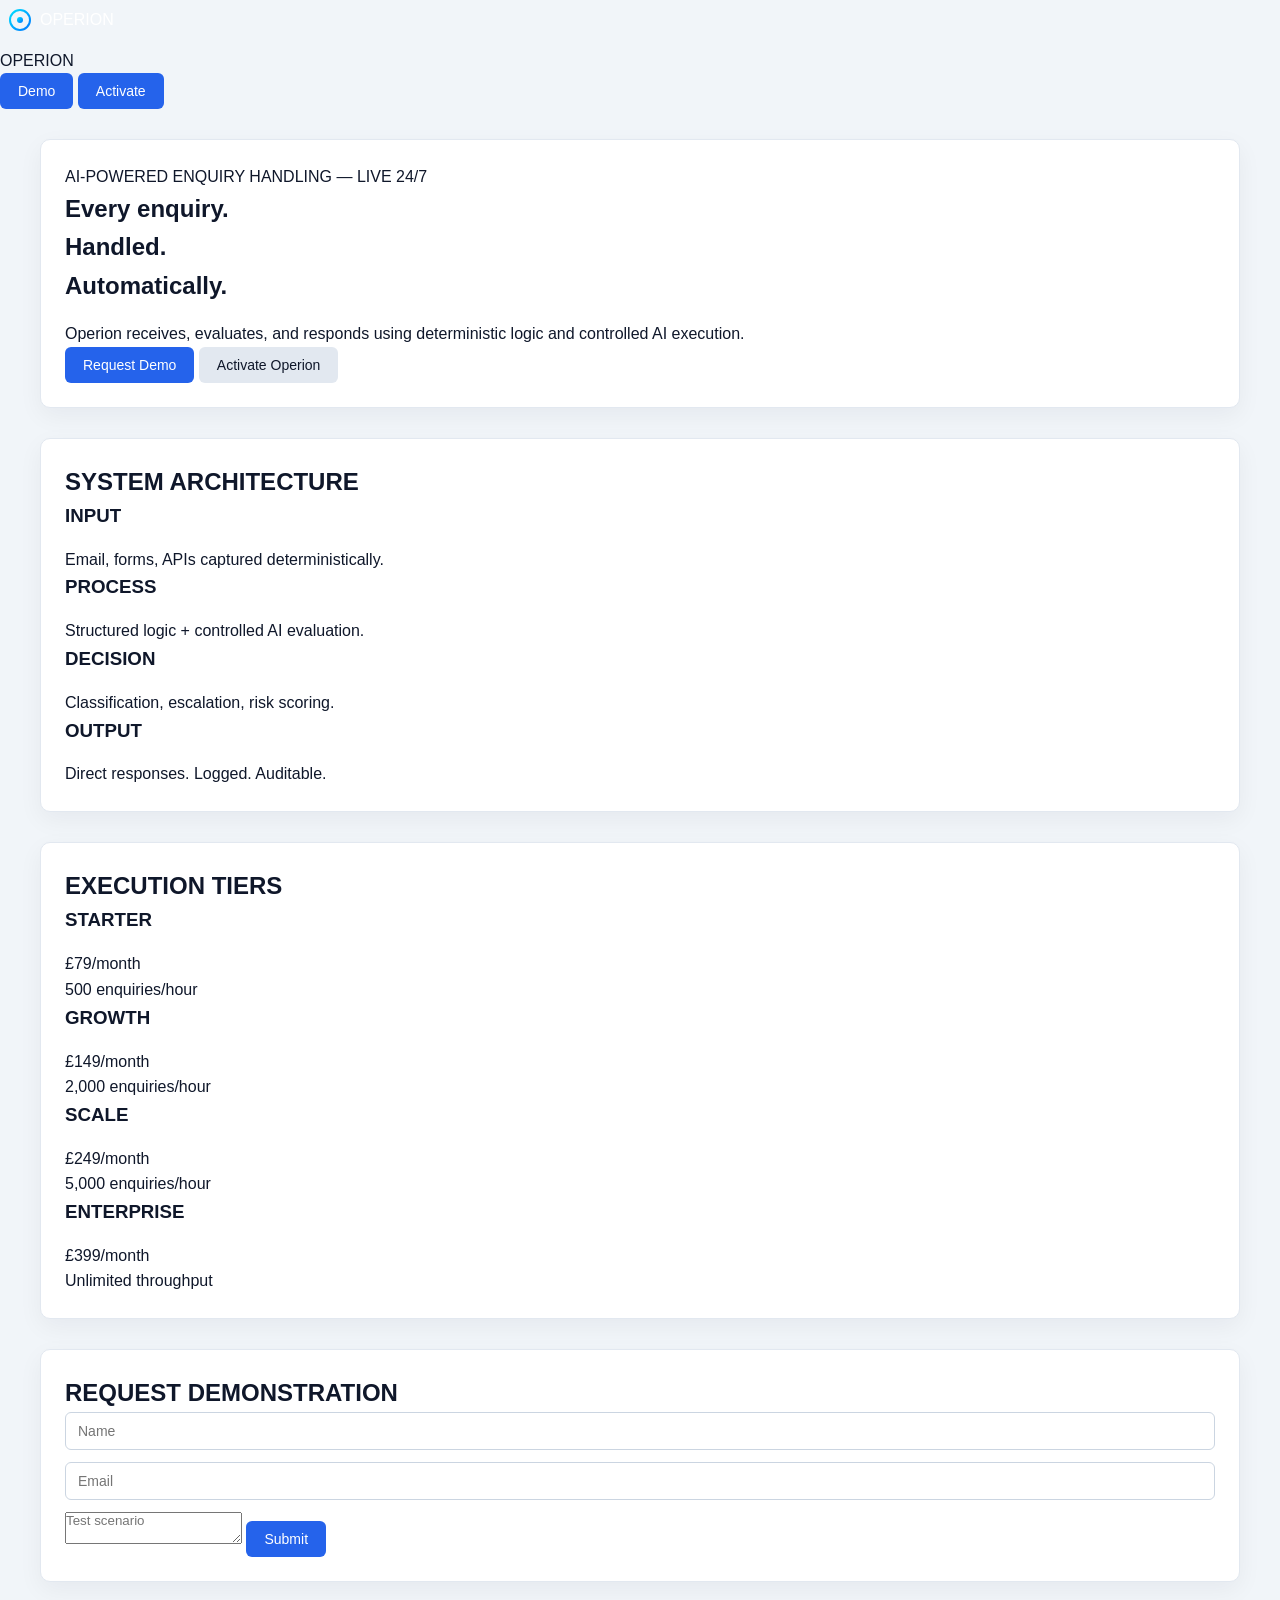
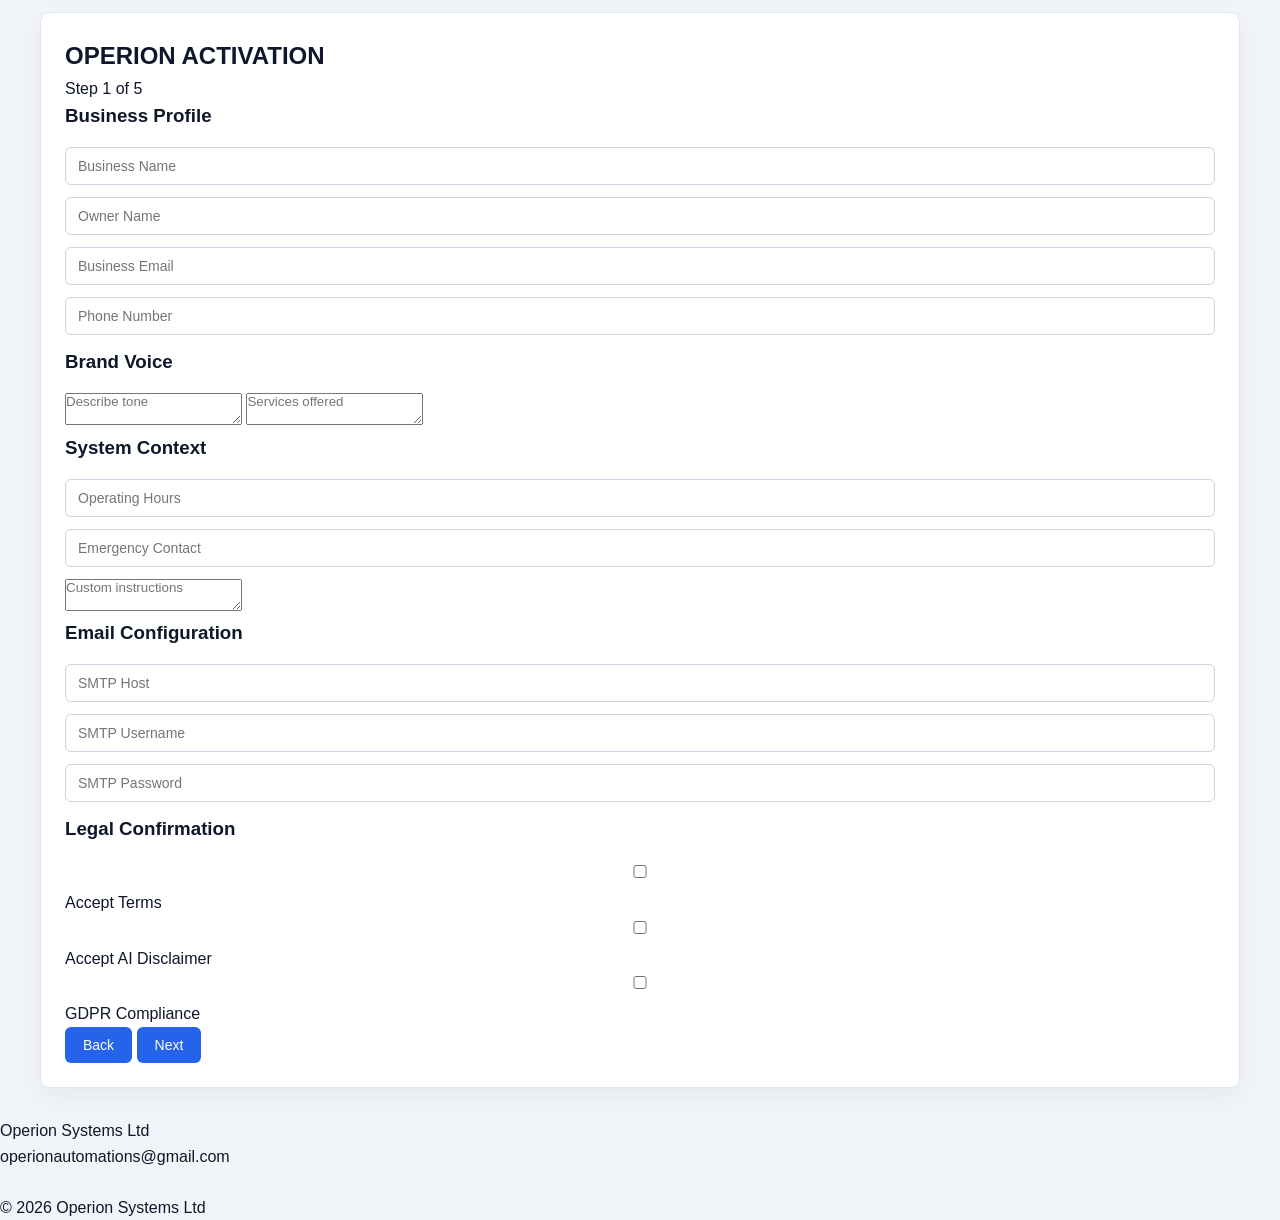
<file: index.html>
<!DOCTYPE html>
<html lang="en">
<head>
<meta charset="UTF-8">
<meta name="viewport" content="width=device-width, initial-scale=1.0">
<title>Operion Systems Ltd</title>
<link rel="stylesheet" href="styles.css">
</head>

<body>

<!-- NAV -->
<div class="nav">
    <div class="nav-left">
        <img src="logo.svg" class="logo">
        <div class="brand">OPERION</div>
    </div>
    <div class="nav-right">
        <button onclick="scrollToDemo()">Demo</button>
        <button class="cta" onclick="scrollToOnboard()">Activate</button>
    </div>
</div>

<!-- HERO -->
<section class="hero">
    <div class="tag">AI-POWERED ENQUIRY HANDLING — LIVE 24/7</div>
    <h1>
        Every enquiry.<br>
        <span>Handled.</span><br>
        Automatically.
    </h1>
    <p>
        Operion receives, evaluates, and responds using deterministic logic and controlled AI execution.
    </p>
    <div class="actions">
        <button class="primary" onclick="scrollToDemo()">Request Demo</button>
        <button class="secondary" onclick="scrollToOnboard()">Activate Operion</button>
    </div>
</section>

<!-- SYSTEM -->
<section>
<h2>SYSTEM ARCHITECTURE</h2>
<div class="grid">
    <div><h3>INPUT</h3><p>Email, forms, APIs captured deterministically.</p></div>
    <div><h3>PROCESS</h3><p>Structured logic + controlled AI evaluation.</p></div>
    <div><h3>DECISION</h3><p>Classification, escalation, risk scoring.</p></div>
    <div><h3>OUTPUT</h3><p>Direct responses. Logged. Auditable.</p></div>
</div>
</section>

<!-- PRICING -->
<section>
<h2>EXECUTION TIERS</h2>
<div class="tiers">
    <div><h3>STARTER</h3><p>£79/month</p><p>500 enquiries/hour</p></div>
    <div><h3>GROWTH</h3><p>£149/month</p><p>2,000 enquiries/hour</p></div>
    <div><h3>SCALE</h3><p>£249/month</p><p>5,000 enquiries/hour</p></div>
    <div><h3>ENTERPRISE</h3><p>£399/month</p><p>Unlimited throughput</p></div>
</div>
</section>

<!-- DEMO -->
<section id="demo">
<h2>REQUEST DEMONSTRATION</h2>
<form id="demoForm">
    <input placeholder="Name" required>
    <input placeholder="Email" required>
    <textarea placeholder="Test scenario"></textarea>
    <button type="submit">Submit</button>
    <div id="demoStatus"></div>
</form>
</section>

<!-- ONBOARDING SYSTEM -->
<section id="onboard">
<h2>OPERION ACTIVATION</h2>

<div class="step-indicator">
    Step <span id="stepNumber">1</span> of 5
</div>

<form id="onboardForm">

<!-- STEP 1 -->
<div class="step active">
    <h3>Business Profile</h3>
    <input placeholder="Business Name" required>
    <input placeholder="Owner Name" required>
    <input placeholder="Business Email" required>
    <input placeholder="Phone Number">
</div>

<!-- STEP 2 -->
<div class="step">
    <h3>Brand Voice</h3>
    <textarea placeholder="Describe tone"></textarea>
    <textarea placeholder="Services offered"></textarea>
</div>

<!-- STEP 3 -->
<div class="step">
    <h3>System Context</h3>
    <input placeholder="Operating Hours">
    <input placeholder="Emergency Contact">
    <textarea placeholder="Custom instructions"></textarea>
</div>

<!-- STEP 4 -->
<div class="step">
    <h3>Email Configuration</h3>
    <input placeholder="SMTP Host">
    <input placeholder="SMTP Username">
    <input placeholder="SMTP Password">
</div>

<!-- STEP 5 -->
<div class="step">
    <h3>Legal Confirmation</h3>
    <label><input type="checkbox"> Accept Terms</label>
    <label><input type="checkbox"> Accept AI Disclaimer</label>
    <label><input type="checkbox"> GDPR Compliance</label>
</div>

<div class="step-controls">
    <button type="button" onclick="prevStep()">Back</button>
    <button type="button" onclick="nextStep()">Next</button>
</div>

<div id="onboardStatus"></div>

</form>
</section>

<footer>
Operion Systems Ltd<br>
operionautomations@gmail.com<br><br>
© 2026 Operion Systems Ltd
</footer>

<script src="app.js"></script>

</body>
</html>
</file>
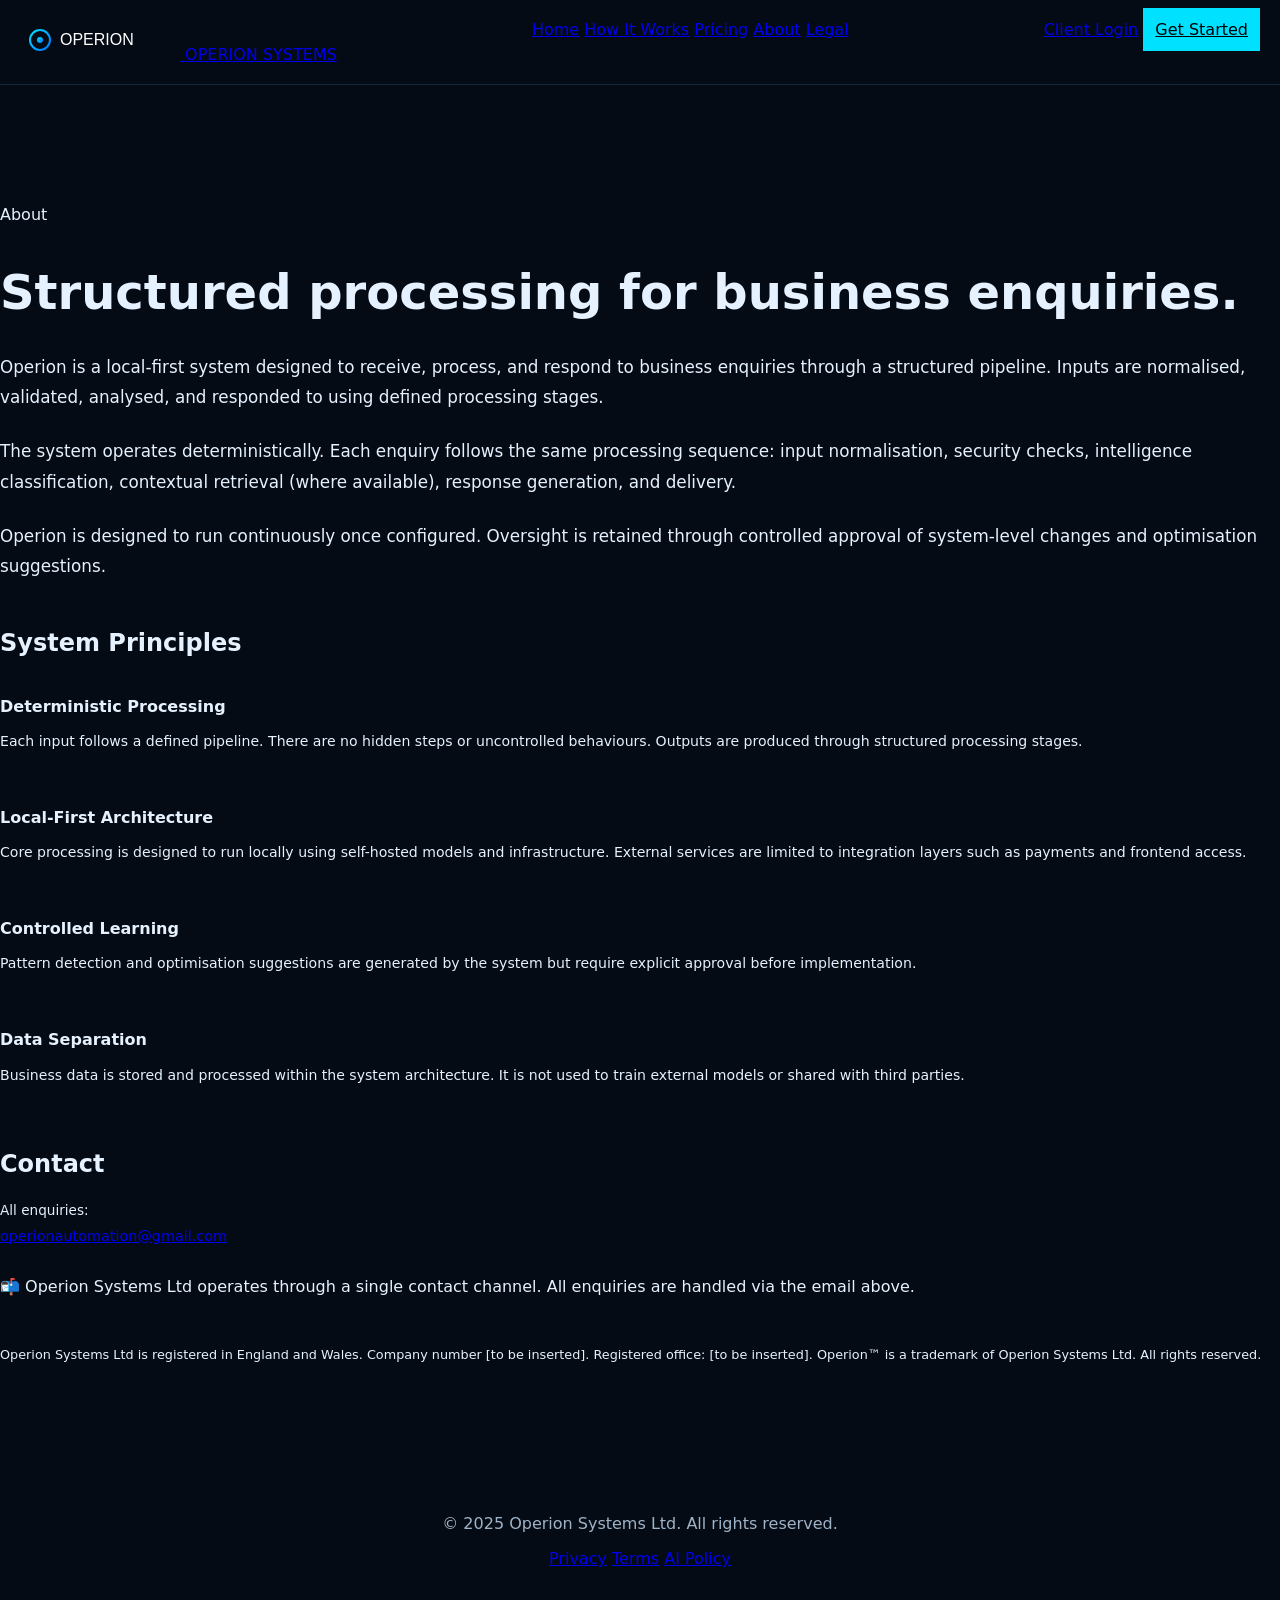
<file: about.html>
<!DOCTYPE html>
<html lang="en">
<head>
  <meta charset="UTF-8">
  <meta name="viewport" content="width=device-width, initial-scale=1.0">
  <title>About — Operion Systems Ltd</title>
  <meta name="description" content="About Operion Systems Ltd. System design, principles, and contact information.">
  <link rel="preconnect" href="https://fonts.googleapis.com">
  <link rel="preconnect" href="https://fonts.gstatic.com" crossorigin>
  <link href="https://fonts.googleapis.com/css2?family=Inter:wght@300;400;500;600;700;800&family=IBM+Plex+Mono:wght@300;400;500&display=swap" rel="stylesheet">
  <link rel="stylesheet" href="style.css">
  <link rel="icon" type="image/svg+xml" href="favicon.svg">
</head>
<body>

<nav class="nav">
  <a href="index.html" class="nav-logo">
    <img src="logo.svg" alt="Operion Systems">
    OPERION <span class="nav-logo-sys">SYSTEMS</span>
  </a>
  <div class="nav-links">
    <a href="index.html">Home</a>
    <a href="how-it-works.html">How It Works</a>
    <a href="pricing.html">Pricing</a>
    <a href="about.html" class="active">About</a>
    <a href="legal.html">Legal</a>
  </div>
  <div class="nav-cta">
    <a href="dashboard.html" class="btn btn-ghost btn-sm">Client Login</a>
    <a href="get-started.html" class="btn btn-primary btn-sm">Get Started</a>
  </div>
</nav>

<section style="padding:120px 0 80px">
  <div class="container-narrow">

    <div class="section-label">About</div>

    <h1 class="display-2" style="margin-bottom:2rem">
      Structured processing for business enquiries.
    </h1>

    <p style="font-size:1.05rem;color:var(--white-dim);line-height:1.8;margin-bottom:1.5rem">
      Operion is a local-first system designed to receive, process, and respond to business enquiries through a structured pipeline. Inputs are normalised, validated, analysed, and responded to using defined processing stages.
    </p>

    <p style="font-size:1.05rem;color:var(--white-dim);line-height:1.8;margin-bottom:1.5rem">
      The system operates deterministically. Each enquiry follows the same processing sequence: input normalisation, security checks, intelligence classification, contextual retrieval (where available), response generation, and delivery.
    </p>

    <p style="font-size:1.05rem;color:var(--white-dim);line-height:1.8;margin-bottom:3rem">
      Operion is designed to run continuously once configured. Oversight is retained through controlled approval of system-level changes and optimisation suggestions.
    </p>

    <div class="divider" style="margin-bottom:3rem"></div>

    <h2 class="display-3" style="margin-bottom:1.5rem">System Principles</h2>

    <div style="display:flex;flex-direction:column;gap:1.5rem;margin-bottom:3rem">

      <div class="card card-glow">
        <h3 style="font-size:1rem;margin-bottom:0.5rem">Deterministic Processing</h3>
        <p style="font-size:0.88rem;color:var(--white-dim);line-height:1.7">
          Each input follows a defined pipeline. There are no hidden steps or uncontrolled behaviours. Outputs are produced through structured processing stages.
        </p>
      </div>

      <div class="card card-glow">
        <h3 style="font-size:1rem;margin-bottom:0.5rem">Local-First Architecture</h3>
        <p style="font-size:0.88rem;color:var(--white-dim);line-height:1.7">
          Core processing is designed to run locally using self-hosted models and infrastructure. External services are limited to integration layers such as payments and frontend access.
        </p>
      </div>

      <div class="card card-glow">
        <h3 style="font-size:1rem;margin-bottom:0.5rem">Controlled Learning</h3>
        <p style="font-size:0.88rem;color:var(--white-dim);line-height:1.7">
          Pattern detection and optimisation suggestions are generated by the system but require explicit approval before implementation.
        </p>
      </div>

      <div class="card card-glow">
        <h3 style="font-size:1rem;margin-bottom:0.5rem">Data Separation</h3>
        <p style="font-size:0.88rem;color:var(--white-dim);line-height:1.7">
          Business data is stored and processed within the system architecture. It is not used to train external models or shared with third parties.
        </p>
      </div>

    </div>

    <div class="divider" style="margin-bottom:3rem"></div>

    <h2 class="display-3" id="contact" style="margin-bottom:1.5rem">Contact</h2>

    <div class="card" style="margin-bottom:2rem">
      <p style="font-size:0.85rem;color:var(--white-dim);margin-bottom:0.5rem">
        All enquiries:
      </p>
      <a href="mailto:operionautomation@gmail.com" style="font-family:var(--font-mono);font-size:0.9rem">
        operionautomation@gmail.com
      </a>
    </div>

    <div class="alert alert-info">
      <span>📬</span>
      <span>
        Operion Systems Ltd operates through a single contact channel. All enquiries are handled via the email above.
      </span>
    </div>

    <div class="divider" style="margin:3rem 0"></div>

    <p style="font-size:0.8rem;color:var(--white-faint);line-height:1.7">
      Operion Systems Ltd is registered in England and Wales. Company number [to be inserted]. Registered office: [to be inserted]. Operion™ is a trademark of Operion Systems Ltd. All rights reserved.
    </p>

  </div>
</section>

<footer class="footer">
  <div class="container">
    <div class="footer-bottom">
      <p>© 2025 Operion Systems Ltd. All rights reserved.</p>
      <div class="footer-legal-links">
        <a href="legal.html#privacy">Privacy</a>
        <a href="legal.html#terms">Terms</a>
        <a href="legal.html#ai-disclaimer">AI Policy</a>
      </div>
    </div>
  </div>
</footer>

<script src="app.js"></script>
</body>
</html>
</file>
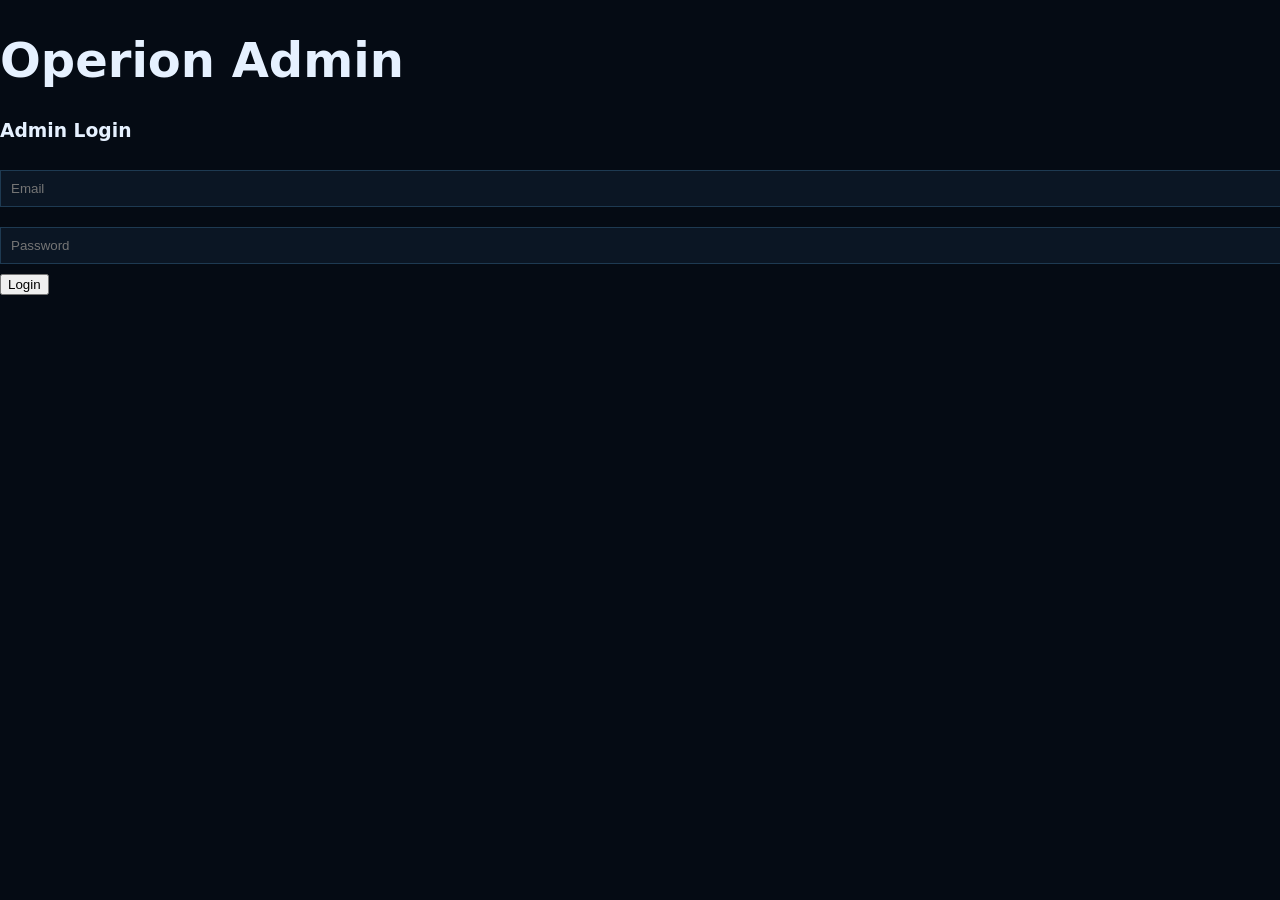
<file: admin.html>
<!DOCTYPE html>
<html lang="en">
<head>
  <meta charset="UTF-8">
  <title>Operion Admin</title>
  <link rel="stylesheet" href="style.css">
</head>
<body>

<header>
  <h1>Operion Admin</h1>
</header>

<section id="loginSection">
  <h3>Admin Login</h3>
  <input type="email" id="adminEmail" placeholder="Email">
  <input type="password" id="adminPassword" placeholder="Password">
  <button onclick="adminLogin()">Login</button>
  <p id="loginStatus"></p>
</section>

<section id="adminSection" style="display:none;">

  <div class="toolbar">
    <button onclick="loadOverview()">Refresh Overview</button>
    <button onclick="loadPending()">Pending Approvals</button>
    <button class="secondary" onclick="adminLogout()">Logout</button>
  </div>

  <h3>System Overview</h3>
  <div id="overview"></div>

  <h3>Automation Queue</h3>
  <table id="approvalTable">
    <thead>
      <tr>
        <th>ID</th>
        <th>Enquiry</th>
        <th>AI Response</th>
        <th>Action</th>
      </tr>
    </thead>
    <tbody></tbody>
  </table>

</section>

<script src="app.js"></script>
</body>
</html>
</file>
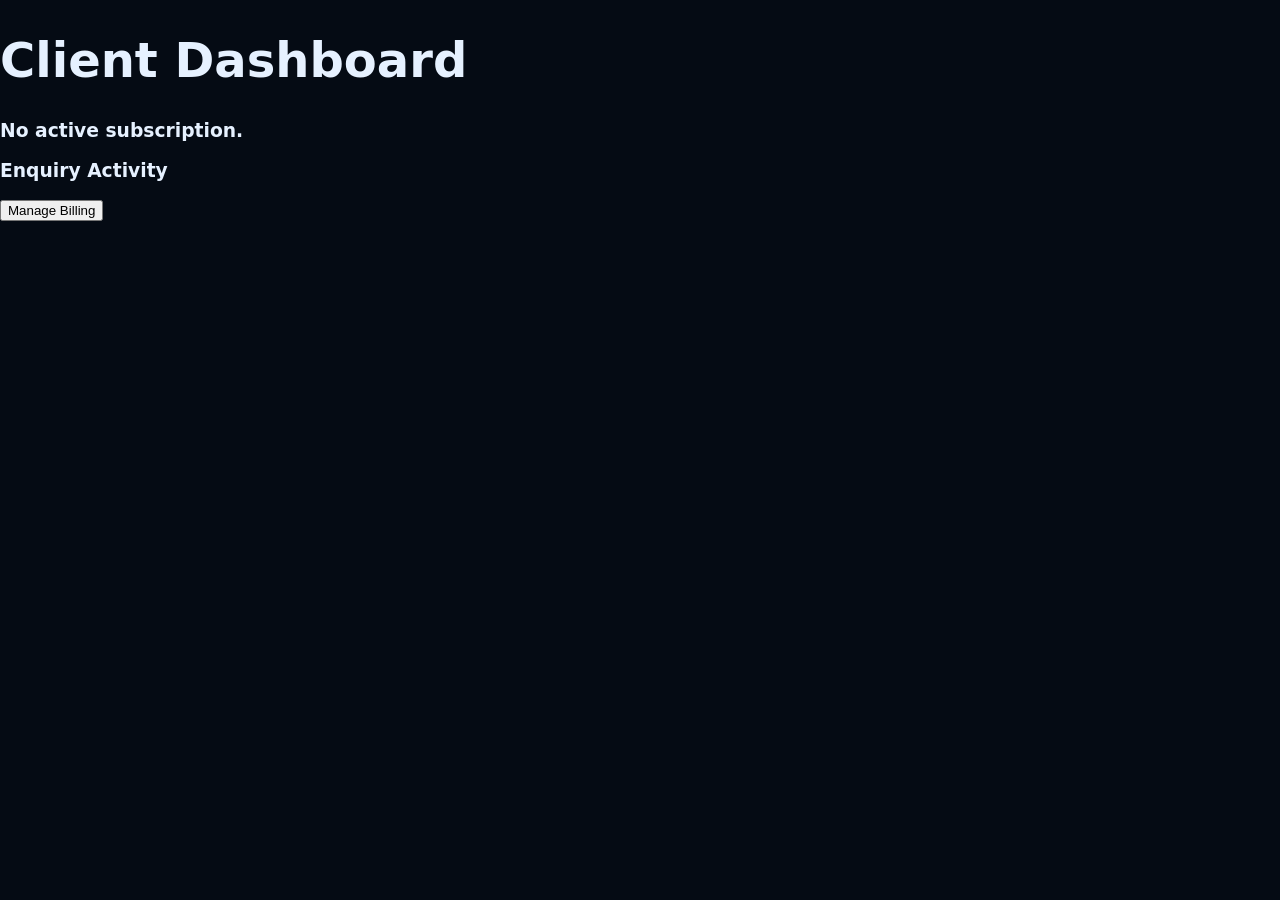
<file: dashboard.html>
<!DOCTYPE html>
<html lang="en">
<head>
  <meta charset="UTF-8">
  <title>Client Dashboard</title>
  <link rel="stylesheet" href="style.css">
</head>
<body>

<header>
  <h1>Client Dashboard</h1>
</header>

<section>
  <h3 id="tierStatus">Checking plan...</h3>
</section>

<section>
  <h3>Enquiry Activity</h3>
  <div id="loading">Loading data...</div>

  <table id="clientTable" style="display:none;">
    <thead>
      <tr>
        <th>Date</th>
        <th>Enquiry</th>
        <th>Status</th>
      </tr>
    </thead>
    <tbody></tbody>
  </table>
</section>

<section>
  <button onclick="openBilling()">Manage Billing</button>
</section>

<script src="app.js"></script>
</body>
</html>
</file>
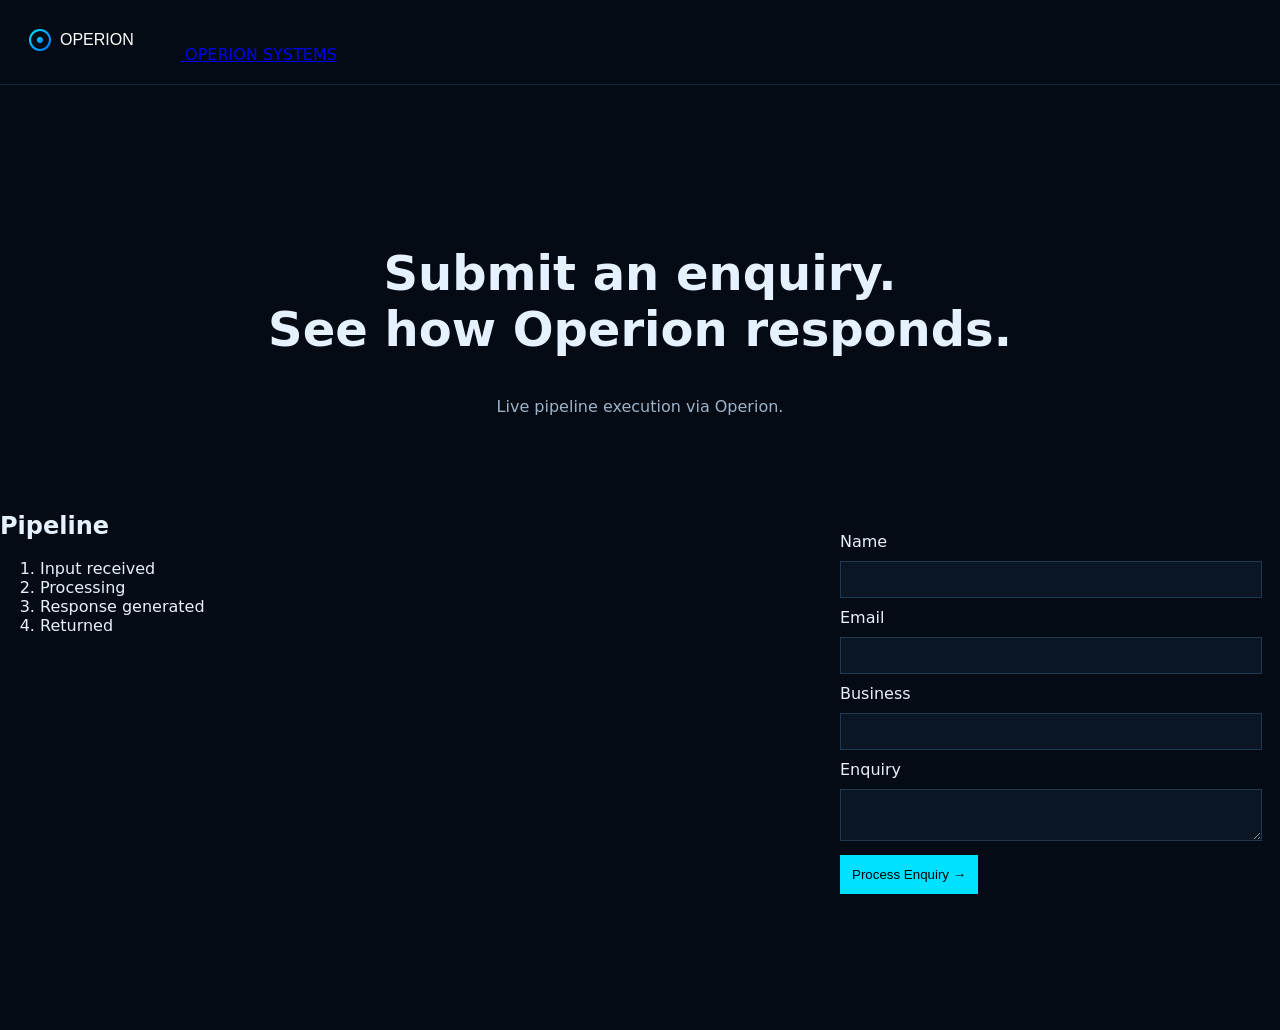
<file: demo.html>
<!DOCTYPE html>
<html lang="en">
<head>
<meta charset="UTF-8">
<meta name="viewport" content="width=device-width, initial-scale=1.0">
<title>Operion Demo — Live Enquiry Processing</title>

<link rel="stylesheet" href="style.css">
<link rel="icon" href="favicon.svg">

<style>
.demo-hero { padding: 120px 0 60px; text-align: center; }
.demo-layout {
  display: grid;
  grid-template-columns: 1fr 480px;
  gap: 4rem;
  align-items: start;
  padding-bottom: 6rem;
}
.demo-form-wrap {
  background: var(--surface);
  border: 1px solid var(--cyan);
  border-radius: var(--radius-lg);
  padding: 2.5rem;
}
.response-box {
  margin-top: 1.5rem;
  padding: 1rem;
  border: 1px solid var(--cyan);
  border-radius: 8px;
}
.error {
  color: #ff6b6b;
  margin-top: 1rem;
}
@media (max-width: 900px) {
  .demo-layout { grid-template-columns: 1fr; }
}
</style>
</head>

<body>

<nav class="nav">
  <a href="index.html" class="nav-logo">
    <img src="logo.svg" alt="Operion Systems">
    OPERION <span class="nav-logo-sys">SYSTEMS</span>
  </a>
</nav>

<section class="demo-hero">
  <div class="container">
    <h1>Submit an enquiry.<br>See how Operion responds.</h1>
    <p>Live pipeline execution via Operion.</p>
  </div>
</section>

<section>
  <div class="container">
    <div class="demo-layout">

      <div>
        <h2>Pipeline</h2>
        <ol>
          <li>Input received</li>
          <li>Processing</li>
          <li>Response generated</li>
          <li>Returned</li>
        </ol>
      </div>

      <div class="demo-form-wrap">

        <div id="demo-response"></div>

        <form id="demo-form">

          <div class="form-group">
            <label>Name</label>
            <input name="name" required>
          </div>

          <div class="form-group">
            <label>Email</label>
            <input type="email" name="email" required>
          </div>

          <div class="form-group">
            <label>Business</label>
            <input name="company">
          </div>

          <div class="form-group">
            <label>Enquiry</label>
            <textarea name="message" required></textarea>
          </div>

          <button type="submit" class="btn btn-primary" id="submit-btn">
            Process Enquiry →
          </button>

        </form>

      </div>

    </div>
  </div>
</section>

<script>
document.addEventListener("DOMContentLoaded", () => {
  const form = document.getElementById("demo-form");
  const responseBox = document.getElementById("demo-response");
  const btn = document.getElementById("submit-btn");

  form.addEventListener("submit", async (e) => {
    e.preventDefault();

    btn.disabled = true;
    btn.textContent = "Processing...";

    const data = new FormData(form);

    const payload = {
      name: data.get("name"),
      email: data.get("email"),
      business: data.get("company"),
      enquiry: data.get("message")
    };

    try {
      const res = await fetch("https://nonrhymed-elmer-chrysocarpous.ngrok-free.dev/webhook/operion/demo-request", {
        method: "POST",
        headers: { "Content-Type": "application/json" },
        body: JSON.stringify(payload)
      });

      const json = await res.json();

      responseBox.innerHTML = '<div class="response-box">' +
        json.reply.replace(/\n/g, "<br>") +
        '</div>';

    } catch (err) {
      console.error(err);
      responseBox.innerHTML = '<div class="error">Submission failed</div>';
    }

    btn.disabled = false;
    btn.textContent = "Process Enquiry →";
  });
});
</script>

</body>
</html>
</file>
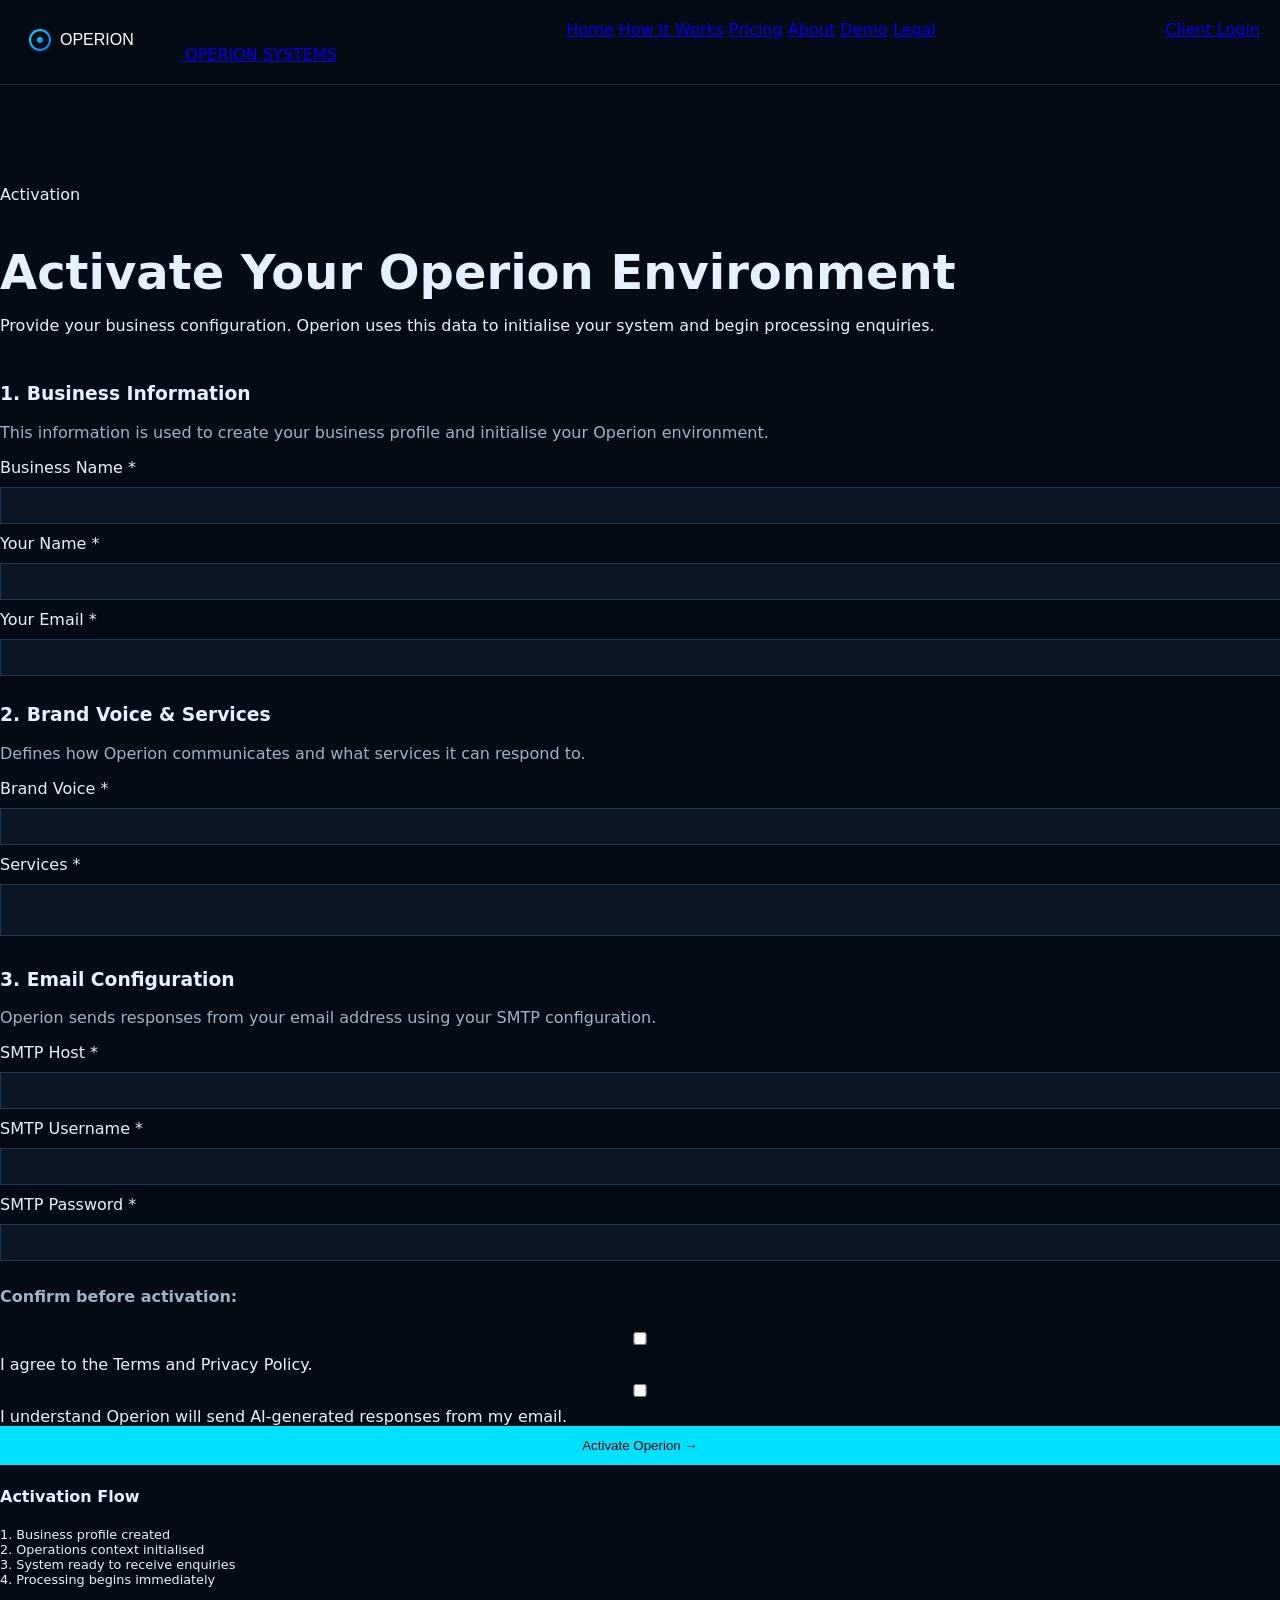
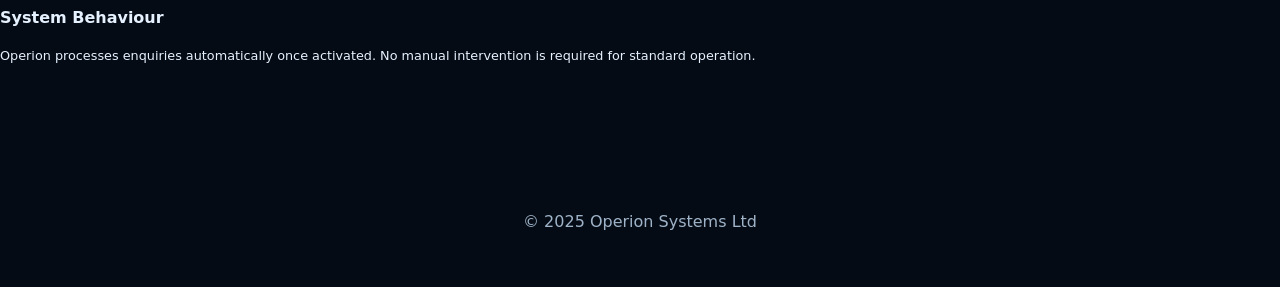
<file: get-started.html>
<!DOCTYPE html>
<html lang="en">
<head>
  <meta charset="UTF-8">
  <meta name="viewport" content="width=device-width, initial-scale=1.0">
  <title>Activate Operion — Operion Systems Ltd</title>
  <meta name="description" content="Activate your Operion environment. Provide your business configuration and Operion will initialise your system.">
  <link rel="preconnect" href="https://fonts.googleapis.com">
  <link rel="preconnect" href="https://fonts.gstatic.com" crossorigin>
  <link href="https://fonts.googleapis.com/css2?family=Inter:wght@300;400;500;600;700;800&family=IBM+Plex+Mono:wght@300;400;500&display=swap" rel="stylesheet">
  <link rel="stylesheet" href="style.css">
  <link rel="icon" type="image/svg+xml" href="favicon.svg">
</head>
<body>

<nav class="nav">
  <a href="index.html" class="nav-logo">
    <img src="logo.svg" alt="Operion Systems">
    OPERION <span class="nav-logo-sys">SYSTEMS</span>
  </a>
  <div class="nav-links">
    <a href="index.html">Home</a>
    <a href="how-it-works.html">How It Works</a>
    <a href="pricing.html">Pricing</a>
    <a href="about.html">About</a>
    <a href="demo.html">Demo</a>
    <a href="legal.html">Legal</a>
  </div>
  <div class="nav-cta">
    <a href="dashboard.html" class="btn btn-ghost btn-sm">Client Login</a>
  </div>
</nav>

<section style="padding:100px 0 80px">
  <div class="container">
    <div class="section-label">Activation</div>

    <h1 class="display-2" style="margin-bottom:0.5rem">
      Activate Your Operion Environment
    </h1>

    <p style="color:var(--white-dim);margin-bottom:3rem">
      Provide your business configuration. Operion uses this data to initialise your system and begin processing enquiries.
    </p>

    <div class="onboard-layout">

      <!-- FORM -->
      <div>
        <form id="onboarding-form" novalidate>

          <!-- Business Info -->
          <div class="form-section">
            <h3>1. Business Information</h3>
            <p class="section-desc">
              This information is used to create your business profile and initialise your Operion environment.
            </p>
            <div class="form-grid">
              <div class="form-group form-full">
                <label class="form-label">Business Name *</label>
                <input type="text" name="business_name" class="form-input" required>
              </div>
              <div class="form-group">
                <label class="form-label">Your Name *</label>
                <input type="text" name="owner_name" class="form-input" required>
              </div>
              <div class="form-group">
                <label class="form-label">Your Email *</label>
                <input type="email" name="owner_email" class="form-input" required>
              </div>
            </div>
          </div>

          <!-- Brand -->
          <div class="form-section">
            <h3>2. Brand Voice & Services</h3>
            <p class="section-desc">
              Defines how Operion communicates and what services it can respond to.
            </p>

            <div class="form-group">
              <label class="form-label">Brand Voice *</label>
              <input type="text" name="brand_voice" class="form-input" required>
            </div>

            <div class="form-group">
              <label class="form-label">Services *</label>
              <textarea name="services" class="form-textarea" required></textarea>
            </div>
          </div>

          <!-- Email -->
          <div class="form-section">
            <h3>3. Email Configuration</h3>
            <p class="section-desc">
              Operion sends responses from your email address using your SMTP configuration.
            </p>

            <div class="form-grid">
              <div class="form-group">
                <label class="form-label">SMTP Host *</label>
                <input type="text" name="smtp_host" class="form-input" required>
              </div>
              <div class="form-group">
                <label class="form-label">SMTP Username *</label>
                <input type="email" name="smtp_user" class="form-input" required>
              </div>
              <div class="form-group">
                <label class="form-label">SMTP Password *</label>
                <input type="password" name="smtp_pass" class="form-input" required>
              </div>
            </div>
          </div>

          <!-- CONSENT -->
          <div class="consent-block">
            <p style="font-weight:600;margin-bottom:1rem;">
              Confirm before activation:
            </p>

            <div class="consent-item">
              <input type="checkbox" required>
              <label>I agree to the Terms and Privacy Policy.</label>
            </div>

            <div class="consent-item">
              <input type="checkbox" required>
              <label>I understand Operion will send AI-generated responses from my email.</label>
            </div>
          </div>

          <button type="submit" class="btn btn-primary btn-lg" style="width:100%">
            Activate Operion →
          </button>

        </form>
      </div>

      <!-- SIDEBAR -->
      <div class="onboard-sidebar">

        <div class="card" style="margin-bottom:1rem">
          <h4>Activation Flow</h4>

          <p style="font-size:0.8rem;color:var(--white-dim)">
            1. Business profile created<br>
            2. Operations context initialised<br>
            3. System ready to receive enquiries<br>
            4. Processing begins immediately
          </p>
        </div>

        <div class="card">
          <h4>System Behaviour</h4>

          <p style="font-size:0.8rem;color:var(--white-dim)">
            Operion processes enquiries automatically once activated.
            No manual intervention is required for standard operation.
          </p>
        </div>

      </div>

    </div>
  </div>
</section>

<footer class="footer">
  <div class="container">
    <p>© 2025 Operion Systems Ltd</p>
  </div>
</footer>

<script src="app.js"></script>

</body>
</html>
</file>
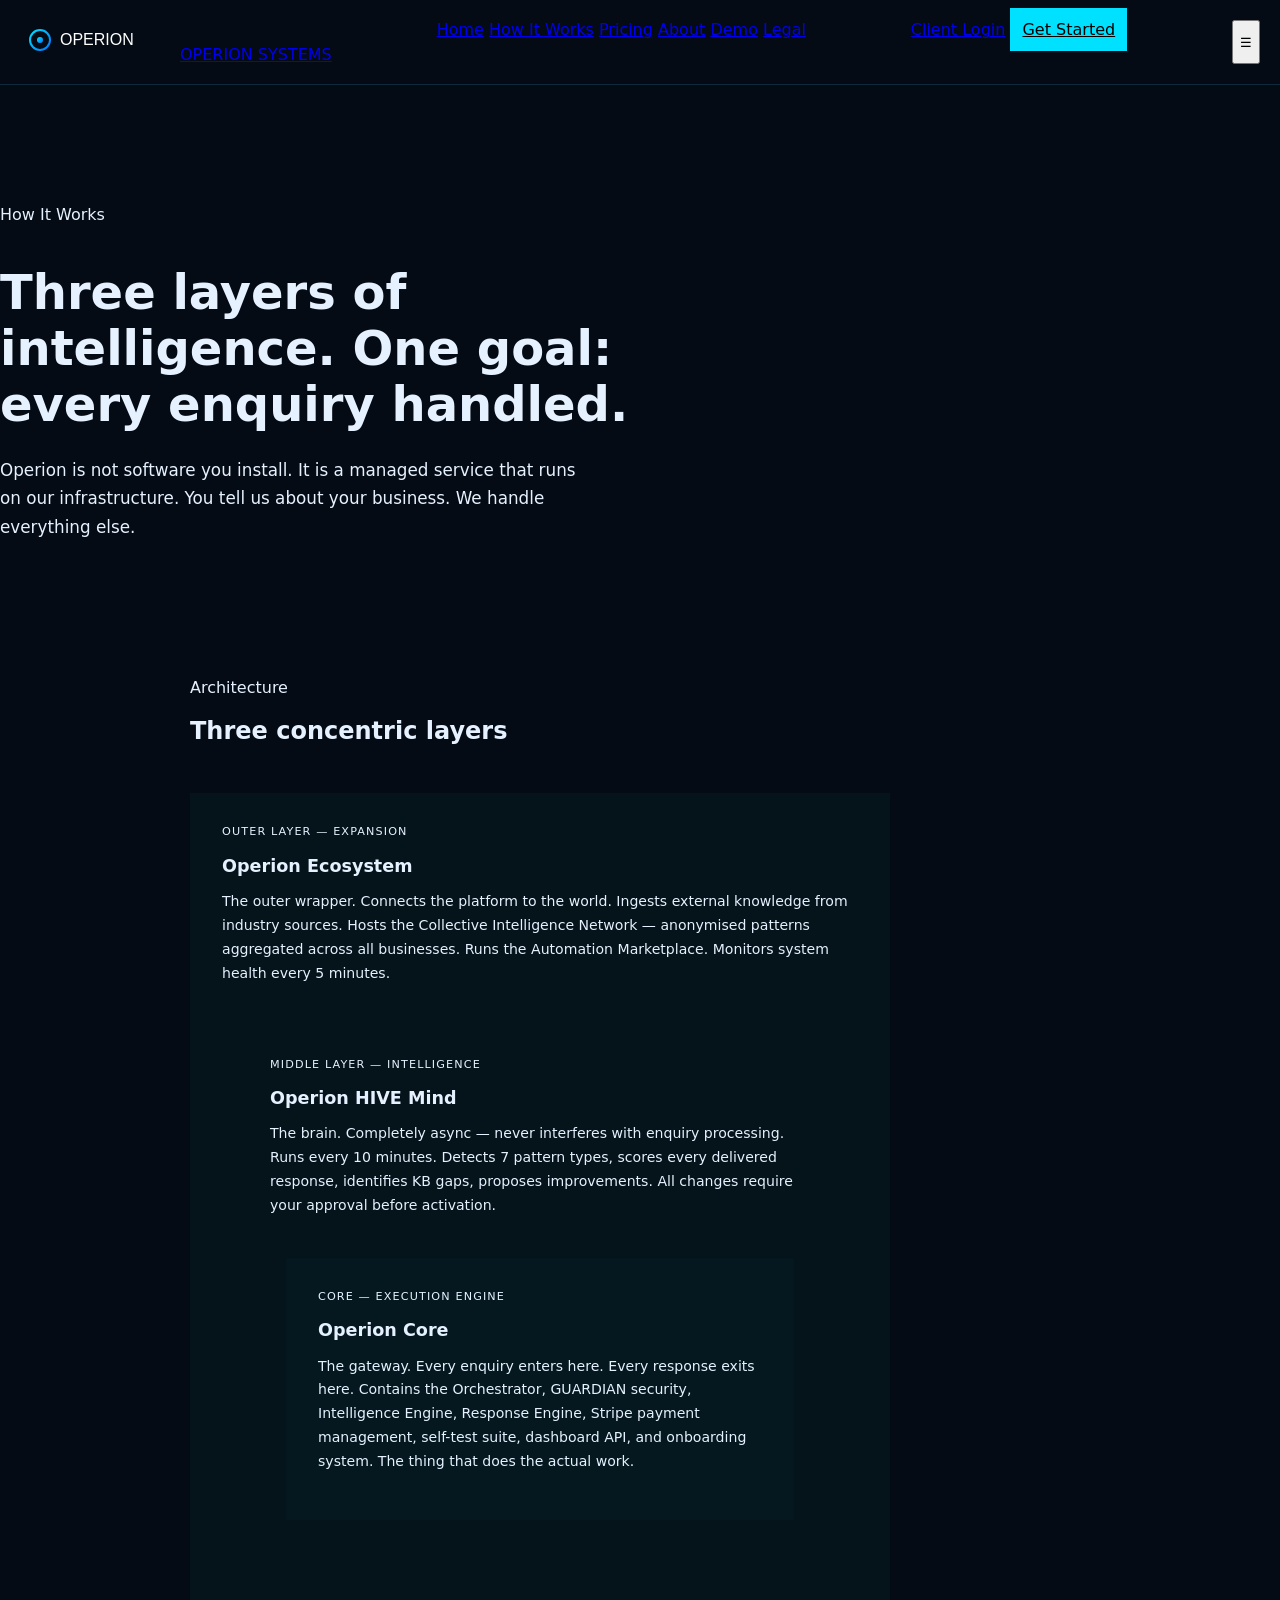
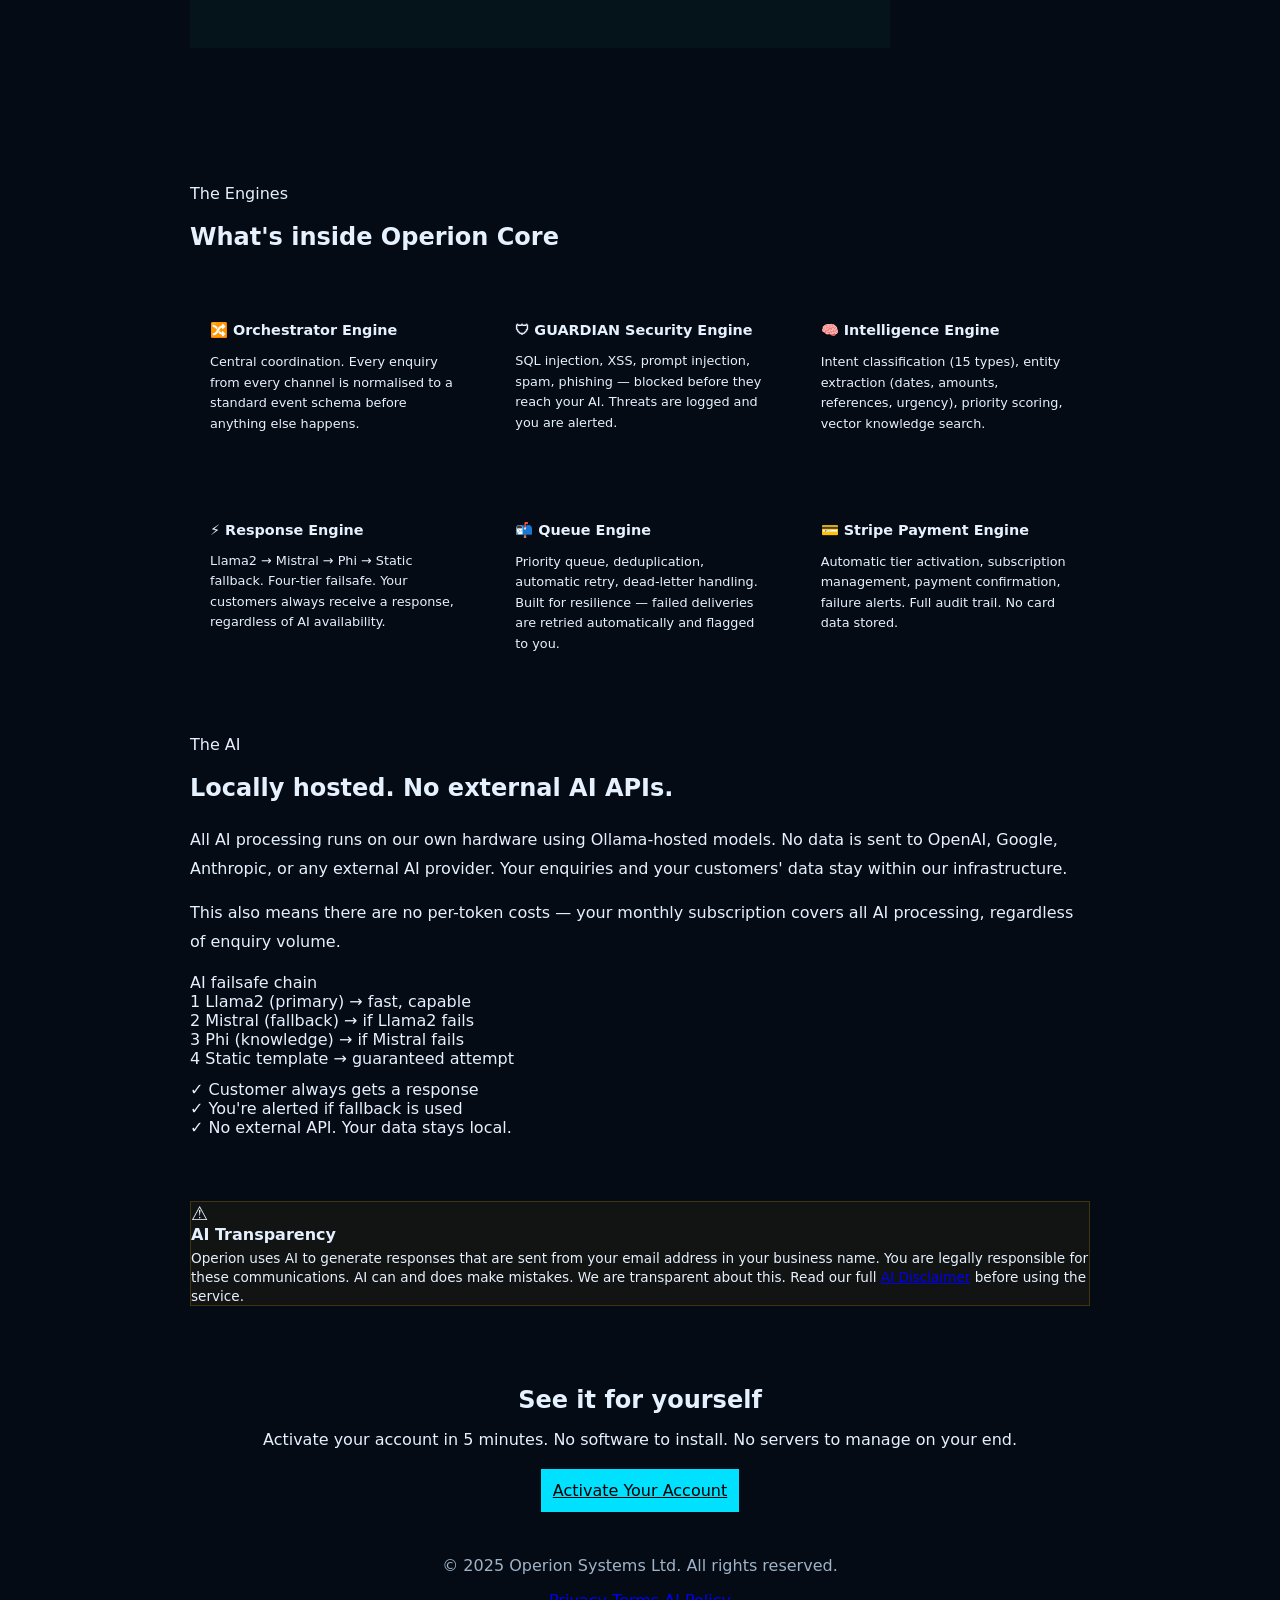
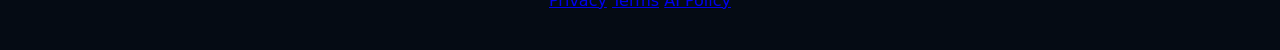
<file: how-it-works.html>
<!DOCTYPE html>
<html lang="en">
<head>
  <meta charset="UTF-8">
  <meta name="viewport" content="width=device-width, initial-scale=1.0">
  <title>How It Works — Operion Systems Ltd</title>
  <meta name="description" content="How Operion handles your customer enquiries automatically. The technology, the architecture, and the people behind it.">
  <link rel="preconnect" href="https://fonts.googleapis.com">
  <link rel="preconnect" href="https://fonts.gstatic.com" crossorigin>
  <link href="https://fonts.googleapis.com/css2?family=Inter:wght@300;400;500;600;700;800&family=IBM+Plex+Mono:wght@300;400;500&display=swap" rel="stylesheet">
  <link rel="stylesheet" href="style.css">
  <style>
    .arch-layer {
      border: 1px solid var(--border);
      border-radius: var(--radius-lg);
      padding: 2rem;
      margin-bottom: 1rem;
      position: relative;
      transition: border-color var(--transition);
    }
    .arch-layer:hover { border-color: var(--cyan-dim); }
    .arch-layer-label {
      font-family: var(--font-mono);
      font-size: 0.7rem;
      color: var(--cyan);
      text-transform: uppercase;
      letter-spacing: 0.1em;
      margin-bottom: 0.75rem;
    }
    .arch-layer h3 { font-size: 1.1rem; margin-bottom: 0.5rem; }
    .arch-layer p { font-size: 0.88rem; color: var(--white-dim); line-height: 1.7; }
    .arch-connector {
      text-align: center;
      padding: 8px 0;
      font-family: var(--font-mono);
      font-size: 0.75rem;
      color: var(--white-faint);
    }
    .engine-grid { display: grid; grid-template-columns: repeat(3,1fr); gap: 1rem; }
    .engine-card {
      background: var(--surface);
      border: 1px solid var(--border);
      border-radius: var(--radius);
      padding: 1.25rem;
    }
    .engine-card h4 { font-size: 0.9rem; margin-bottom: 0.4rem; }
    .engine-card p { font-size: 0.8rem; color: var(--white-dim); line-height: 1.6; }
    @media(max-width:768px){
      .engine-grid { grid-template-columns: 1fr; }
    }
  </style>
  <link rel="icon" type="image/svg+xml" href="favicon.svg">
</head>
<body>

<nav class="nav">
  <a href="index.html" class="nav-logo"><img src="logo.svg" alt="Operion Systems">OPERION <span class="nav-logo-sys">SYSTEMS</span></a>
  <div class="nav-links">
    <a href="index.html">Home</a>
    <a href="how-it-works.html" class="active">How It Works</a>
    <a href="pricing.html">Pricing</a>
    <a href="about.html">About</a>
    <a href="demo.html">Demo</a>
    <a href="legal.html">Legal</a>
  </div>
  <div class="nav-cta">
    <a href="dashboard.html" class="btn btn-ghost btn-sm">Client Login</a>
    <a href="get-started.html" class="btn btn-primary btn-sm">Get Started</a>
  </div>
  <button class="nav-burger">☰</button>
</nav>

<section style="padding:120px 0 60px">
  <div class="container">
    <div class="section-label">How It Works</div>
    <h1 class="display-2" style="max-width:700px;margin-bottom:1.5rem">Three layers of intelligence. One goal: every enquiry handled.</h1>
    <p style="color:var(--white-dim);max-width:600px;font-size:1.05rem;line-height:1.7">Operion is not software you install. It is a managed service that runs on our infrastructure. You tell us about your business. We handle everything else.</p>
  </div>
</section>

<section class="section" style="background:var(--deep);border-top:1px solid var(--border)">
  <div class="container">
    <div class="section-label">Architecture</div>
    <h2 class="display-3" style="margin-bottom:3rem">Three concentric layers</h2>

    <div style="max-width:700px">
      <div class="arch-layer" style="background:rgba(0,229,255,0.03)">
        <div class="arch-layer-label">Outer Layer — Expansion</div>
        <h3>Operion Ecosystem</h3>
        <p>The outer wrapper. Connects the platform to the world. Ingests external knowledge from industry sources. Hosts the Collective Intelligence Network — anonymised patterns aggregated across all businesses. Runs the Automation Marketplace. Monitors system health every 5 minutes.</p>

        <div style="margin-top:1.5rem;padding:1rem;background:var(--deep);border-radius:var(--radius)">
          <div class="arch-layer" style="margin-bottom:1rem">
            <div class="arch-layer-label">Middle Layer — Intelligence</div>
            <h3>Operion HIVE Mind</h3>
            <p>The brain. Completely async — never interferes with enquiry processing. Runs every 10 minutes. Detects 7 pattern types, scores every delivered response, identifies KB gaps, proposes improvements. All changes require your approval before activation.</p>

            <div style="margin-top:1.5rem;padding:1rem;background:var(--black);border-radius:var(--radius)">
              <div class="arch-layer" style="border-color:var(--cyan);background:rgba(0,229,255,0.02)">
                <div class="arch-layer-label">Core — Execution Engine</div>
                <h3>Operion Core</h3>
                <p>The gateway. Every enquiry enters here. Every response exits here. Contains the Orchestrator, GUARDIAN security, Intelligence Engine, Response Engine, Stripe payment management, self-test suite, dashboard API, and onboarding system. The thing that does the actual work.</p>
              </div>
            </div>
          </div>
        </div>
      </div>
    </div>
  </div>
</section>

<section class="section">
  <div class="container">
    <div class="section-label">The Engines</div>
    <h2 class="display-3" style="margin-bottom:2rem">What's inside Operion Core</h2>
    <div class="engine-grid">
      <div class="engine-card">
        <h4>🔀 Orchestrator Engine</h4>
        <p>Central coordination. Every enquiry from every channel is normalised to a standard event schema before anything else happens.</p>
      </div>
      <div class="engine-card">
        <h4>🛡 GUARDIAN Security Engine</h4>
        <p>SQL injection, XSS, prompt injection, spam, phishing — blocked before they reach your AI. Threats are logged and you are alerted.</p>
      </div>
      <div class="engine-card">
        <h4>🧠 Intelligence Engine</h4>
        <p>Intent classification (15 types), entity extraction (dates, amounts, references, urgency), priority scoring, vector knowledge search.</p>
      </div>
      <div class="engine-card">
        <h4>⚡ Response Engine</h4>
        <p>Llama2 → Mistral → Phi → Static fallback. Four-tier failsafe. Your customers always receive a response, regardless of AI availability.</p>
      </div>
      <div class="engine-card">
        <h4>📬 Queue Engine</h4>
        <p>Priority queue, deduplication, automatic retry, dead-letter handling. Built for resilience — failed deliveries are retried automatically and flagged to you.</p>
      </div>
      <div class="engine-card">
        <h4>💳 Stripe Payment Engine</h4>
        <p>Automatic tier activation, subscription management, payment confirmation, failure alerts. Full audit trail. No card data stored.</p>
      </div>
    </div>

    <div style="margin-top:3rem">
      <div class="section-label">The AI</div>
      <h2 class="display-3" style="margin-bottom:1.5rem">Locally hosted. No external AI APIs.</h2>
      <div class="grid-2">
        <div>
          <p style="color:var(--white-dim);line-height:1.8;margin-bottom:1rem">All AI processing runs on our own hardware using Ollama-hosted models. No data is sent to OpenAI, Google, Anthropic, or any external AI provider. Your enquiries and your customers' data stay within our infrastructure.</p>
          <p style="color:var(--white-dim);line-height:1.8">This also means there are no per-token costs — your monthly subscription covers all AI processing, regardless of enquiry volume.</p>
        </div>
        <div class="terminal">
          <div class="terminal-bar">
            <div class="terminal-dot terminal-dot-red"></div>
            <div class="terminal-dot terminal-dot-amber"></div>
            <div class="terminal-dot terminal-dot-green"></div>
            <div class="terminal-title">AI failsafe chain</div>
          </div>
          <div><span class="t-prompt">1 </span><span class="t-cmd">Llama2 (primary)</span> <span class="t-success">→ fast, capable</span></div>
          <div><span class="t-prompt">2 </span><span class="t-cmd">Mistral (fallback)</span> <span class="t-output">→ if Llama2 fails</span></div>
          <div><span class="t-prompt">3 </span><span class="t-cmd">Phi (knowledge)</span> <span class="t-output">→ if Mistral fails</span></div>
          <div><span class="t-prompt">4 </span><span class="t-cmd">Static template</span> <span class="t-comment">→ guaranteed attempt</span></div>
          <div style="margin-top:12px"><span class="t-success">✓ Customer always gets a response</span></div>
          <div><span class="t-success">✓ You're alerted if fallback is used</span></div>
          <div><span class="t-success">✓ No external API. Your data stays local.</span></div>
        </div>
      </div>
    </div>

    <div style="margin-top:4rem">
      <div class="alert" style="background:rgba(255,184,0,0.05);border:1px solid rgba(255,184,0,0.2)">
        <span style="font-size:1.2rem">⚠</span>
        <div>
          <strong style="display:block;margin-bottom:4px">AI Transparency</strong>
          <span style="font-size:0.85rem;color:var(--white-dim)">Operion uses AI to generate responses that are sent from your email address in your business name. You are legally responsible for these communications. AI can and does make mistakes. We are transparent about this. Read our full <a href="legal.html#ai-disclaimer">AI Disclaimer</a> before using the service.</span>
        </div>
      </div>
    </div>
  </div>
</section>

<section class="section-sm" style="background:var(--deep);border-top:1px solid var(--border);text-align:center">
  <div class="container">
    <h2 class="display-3" style="margin-bottom:1rem">See it for yourself</h2>
    <p style="color:var(--white-dim);margin-bottom:2rem">Activate your account in 5 minutes. No software to install. No servers to manage on your end.</p>
    <a href="get-started.html" class="btn btn-primary btn-lg">Activate Your Account</a>
  </div>
</section>

<footer class="footer">
  <div class="container">
    <div class="footer-bottom">
      <p>© 2025 Operion Systems Ltd. All rights reserved.</p>
      <div class="footer-legal-links">
        <a href="legal.html#privacy">Privacy</a>
        <a href="legal.html#terms">Terms</a>
        <a href="legal.html#ai-disclaimer">AI Policy</a>
      </div>
    </div>
  </div>
</footer>
<script src="app.js"></script>
</body>
</html>
</file>
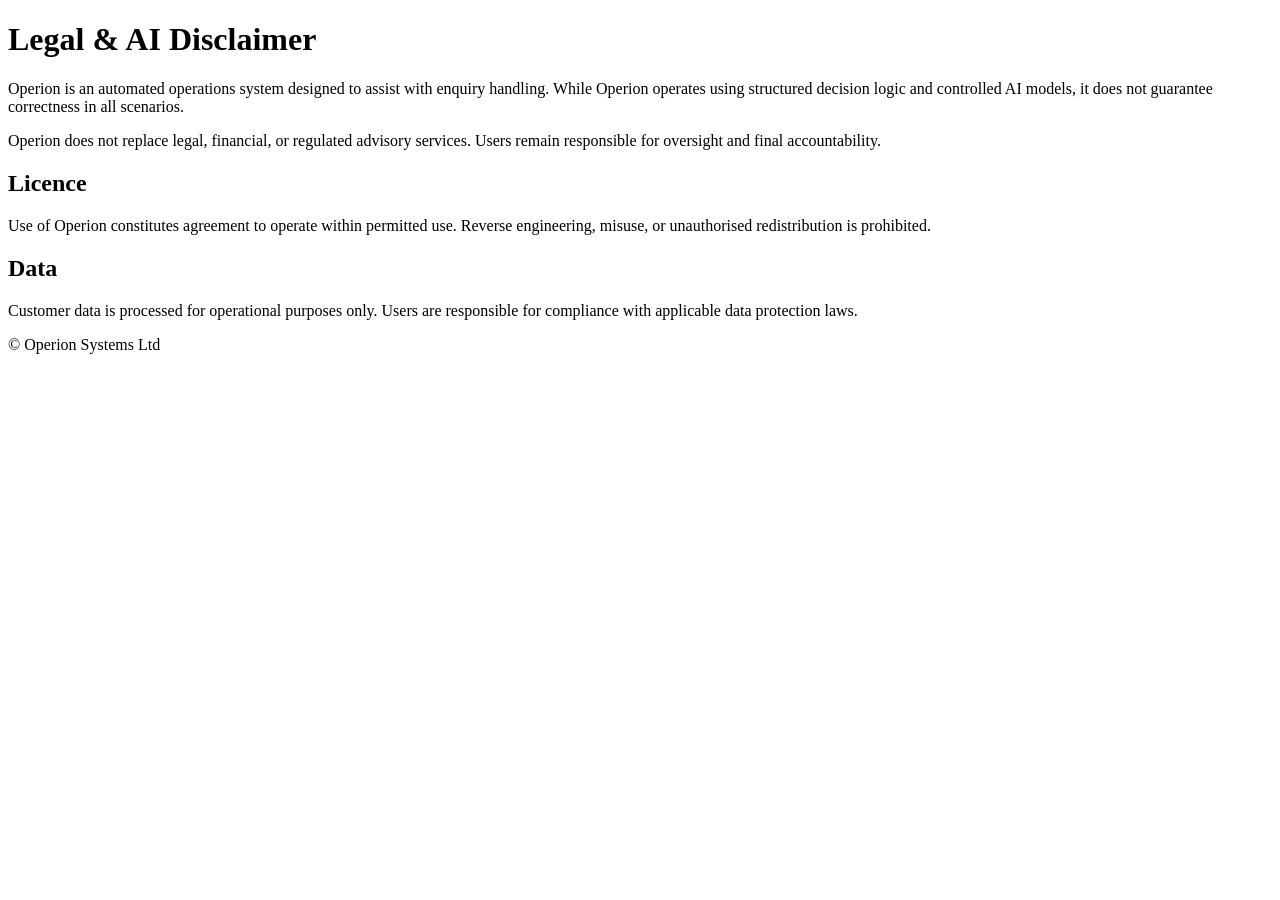
<file: legal.html>
<!DOCTYPE html>
<html>
<body>

<h1>Legal & AI Disclaimer</h1>

<p>
Operion is an automated operations system designed to assist with enquiry handling.
While Operion operates using structured decision logic and controlled AI models,
it does not guarantee correctness in all scenarios.
</p>

<p>
Operion does not replace legal, financial, or regulated advisory services.
Users remain responsible for oversight and final accountability.
</p>

<h2>Licence</h2>
<p>
Use of Operion constitutes agreement to operate within permitted use.
Reverse engineering, misuse, or unauthorised redistribution is prohibited.
</p>

<h2>Data</h2>
<p>
Customer data is processed for operational purposes only.
Users are responsible for compliance with applicable data protection laws.
</p>

<p>© Operion Systems Ltd</p>

</body>
</html>
</file>
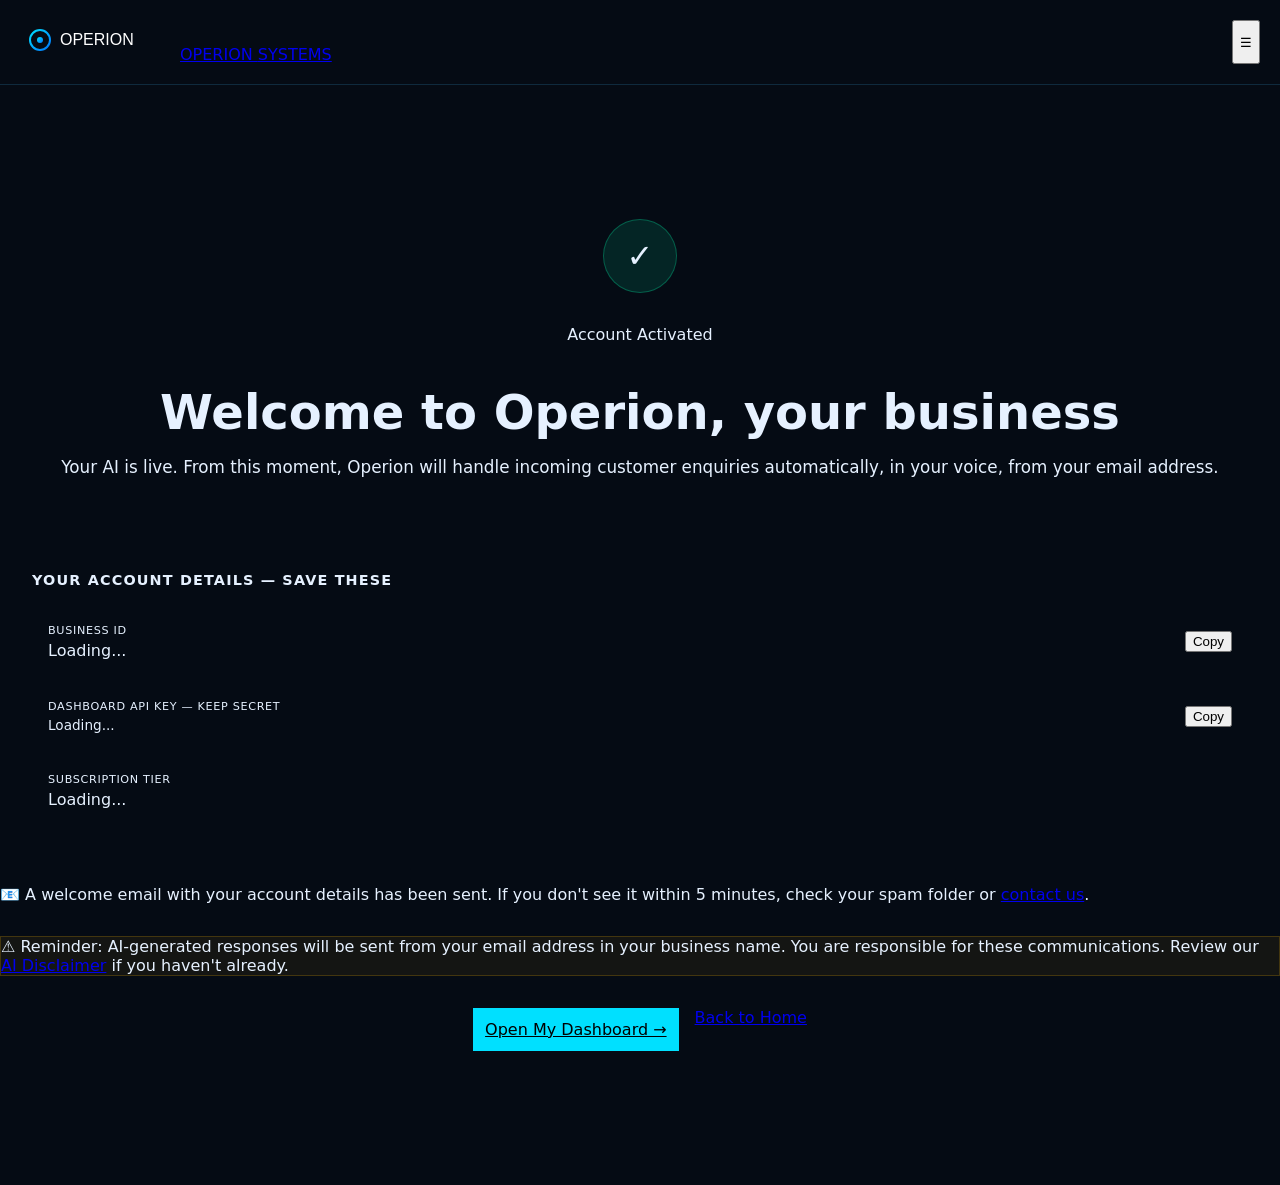
<file: onboard-success.html>
<!DOCTYPE html>
<html lang="en">
<head>
  <meta charset="UTF-8">
  <meta name="viewport" content="width=device-width, initial-scale=1.0">
  <title>Account Activated — Operion Systems Ltd</title>
  <meta name="robots" content="noindex">
  <link rel="preconnect" href="https://fonts.googleapis.com">
  <link rel="preconnect" href="https://fonts.gstatic.com" crossorigin>
  <link href="https://fonts.googleapis.com/css2?family=Inter:wght@300;400;500;600;700;800&family=IBM+Plex+Mono:wght@300;400;500&display=swap" rel="stylesheet">
  <link rel="stylesheet" href="style.css">
  <link rel="icon" type="image/svg+xml" href="favicon.svg">
</head>
<body>
<nav class="nav">
  <a href="index.html" class="nav-logo"><img src="logo.svg" alt="Operion Systems">OPERION <span class="nav-logo-sys">SYSTEMS</span></a>
  <button class="nav-burger">☰</button>
</nav>
<section style="min-height:100vh;display:flex;align-items:center;padding:100px 0">
  <div class="container-narrow" style="text-align:center">
    <div style="width:72px;height:72px;background:rgba(0,229,160,0.12);border:1px solid rgba(0,229,160,0.3);border-radius:50%;display:flex;align-items:center;justify-content:center;font-size:2rem;margin:0 auto 2rem">✓</div>
    <div class="section-label" style="justify-content:center">Account Activated</div>
    <h1 class="display-2" style="margin-bottom:1rem">Welcome to Operion, <span id="success-business-name" class="text-cyan">your business</span></h1>
    <p style="color:var(--white-dim);font-size:1.05rem;margin-bottom:3rem">Your AI is live. From this moment, Operion will handle incoming customer enquiries automatically, in your voice, from your email address.</p>

    <div style="background:var(--surface);border:1px solid var(--border);border-radius:var(--radius-lg);padding:2rem;text-align:left;margin-bottom:2rem">
      <h3 style="font-size:0.9rem;margin-bottom:1.5rem;color:var(--white-dim);font-family:var(--font-mono);text-transform:uppercase;letter-spacing:0.08em">Your Account Details — Save These</h3>
      <div style="display:flex;flex-direction:column;gap:1rem">
        <div style="display:flex;justify-content:space-between;align-items:center;padding:12px 16px;background:var(--deep);border-radius:var(--radius);border:1px solid var(--border)">
          <div>
            <div style="font-family:var(--font-mono);font-size:0.7rem;color:var(--white-faint);text-transform:uppercase;letter-spacing:0.06em;margin-bottom:4px">Business ID</div>
            <div id="success-bid" style="font-family:var(--font-mono);color:var(--cyan)">Loading...</div>
          </div>
          <button data-copy="#success-bid" class="btn btn-ghost btn-sm">Copy</button>
        </div>
        <div style="display:flex;justify-content:space-between;align-items:center;padding:12px 16px;background:var(--deep);border-radius:var(--radius);border:1px solid var(--border)">
          <div>
            <div style="font-family:var(--font-mono);font-size:0.7rem;color:var(--white-faint);text-transform:uppercase;letter-spacing:0.06em;margin-bottom:4px">Dashboard API Key — Keep Secret</div>
            <div id="success-key" style="font-family:var(--font-mono);color:var(--cyan);font-size:0.85rem;word-break:break-all">Loading...</div>
          </div>
          <button data-copy="#success-key" class="btn btn-ghost btn-sm" style="flex-shrink:0;margin-left:1rem">Copy</button>
        </div>
        <div style="padding:12px 16px;background:var(--deep);border-radius:var(--radius);border:1px solid var(--border)">
          <div style="font-family:var(--font-mono);font-size:0.7rem;color:var(--white-faint);text-transform:uppercase;letter-spacing:0.06em;margin-bottom:4px">Subscription Tier</div>
          <div id="success-tier" style="color:var(--white)">Loading...</div>
        </div>
      </div>
    </div>

    <div class="alert alert-info" style="text-align:left;margin-bottom:2rem">
      <span>📧</span>
      <span>A welcome email with your account details has been sent. If you don't see it within 5 minutes, check your spam folder or <a href="about.html#contact">contact us</a>.</span>
    </div>

    <div class="alert" style="background:rgba(255,184,0,0.06);border:1px solid rgba(255,184,0,0.2);text-align:left;margin-bottom:2rem">
      <span>⚠</span>
      <span style="color:var(--white-dim)">Reminder: AI-generated responses will be sent from your email address in your business name. You are responsible for these communications. Review our <a href="legal.html#ai-disclaimer">AI Disclaimer</a> if you haven't already.</span>
    </div>

    <div style="display:flex;gap:1rem;justify-content:center;flex-wrap:wrap">
      <a id="success-dash-link" href="dashboard.html" class="btn btn-primary btn-lg">Open My Dashboard →</a>
      <a href="index.html" class="btn btn-ghost btn-lg">Back to Home</a>
    </div>
  </div>
</section>
<script src="app.js"></script>
</body>
</html>
</file>
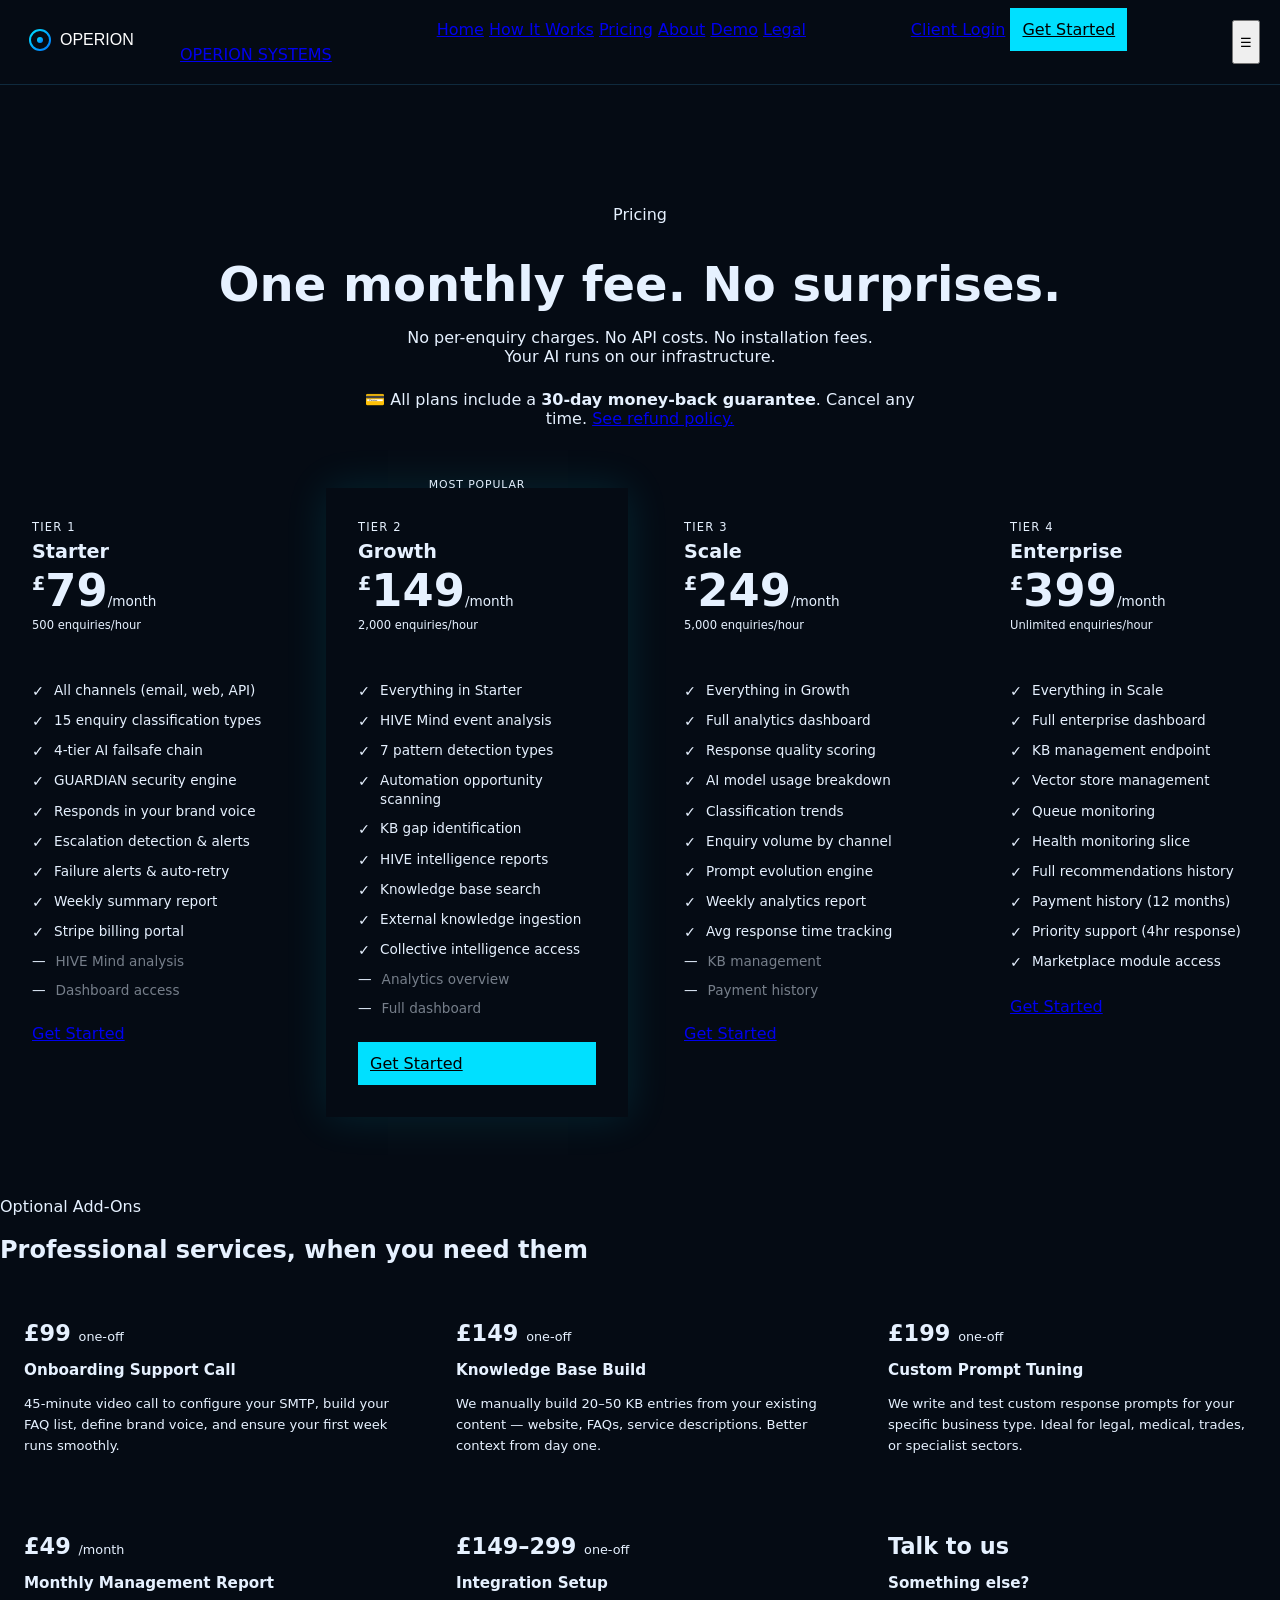
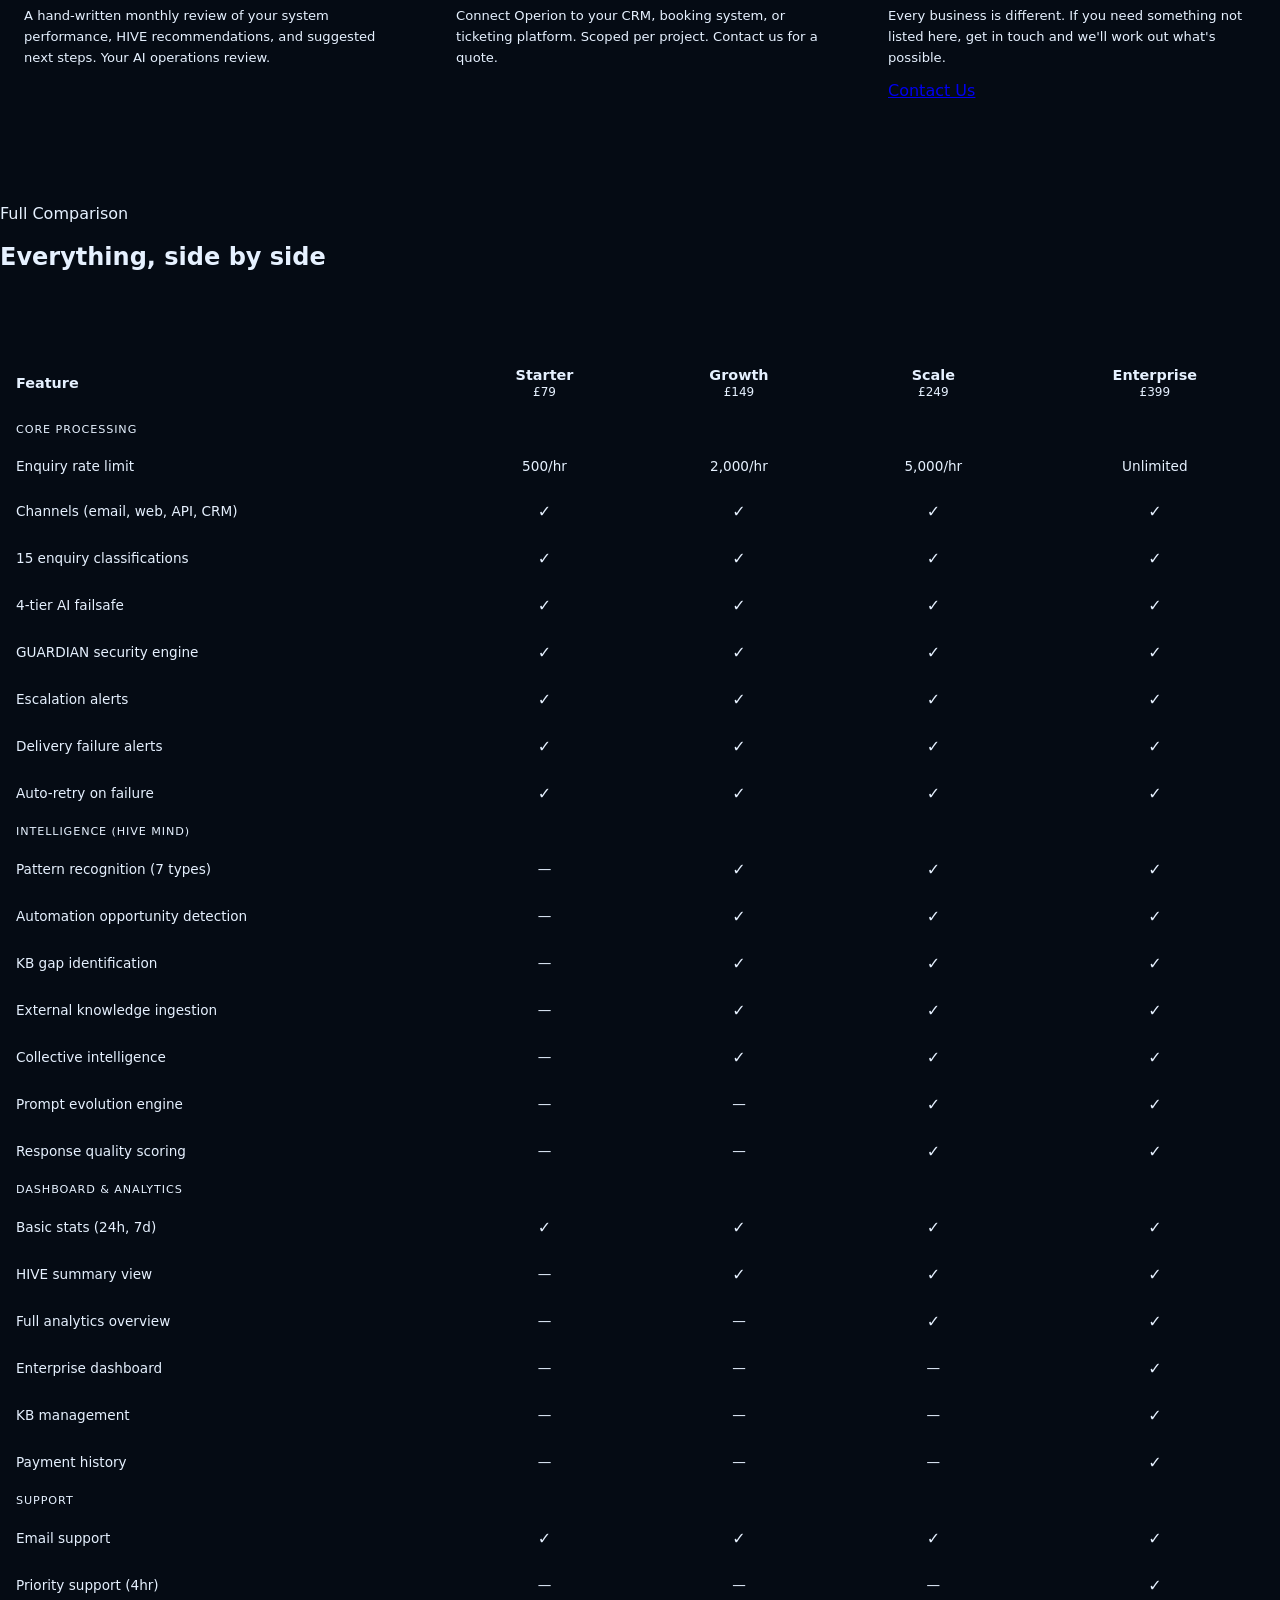
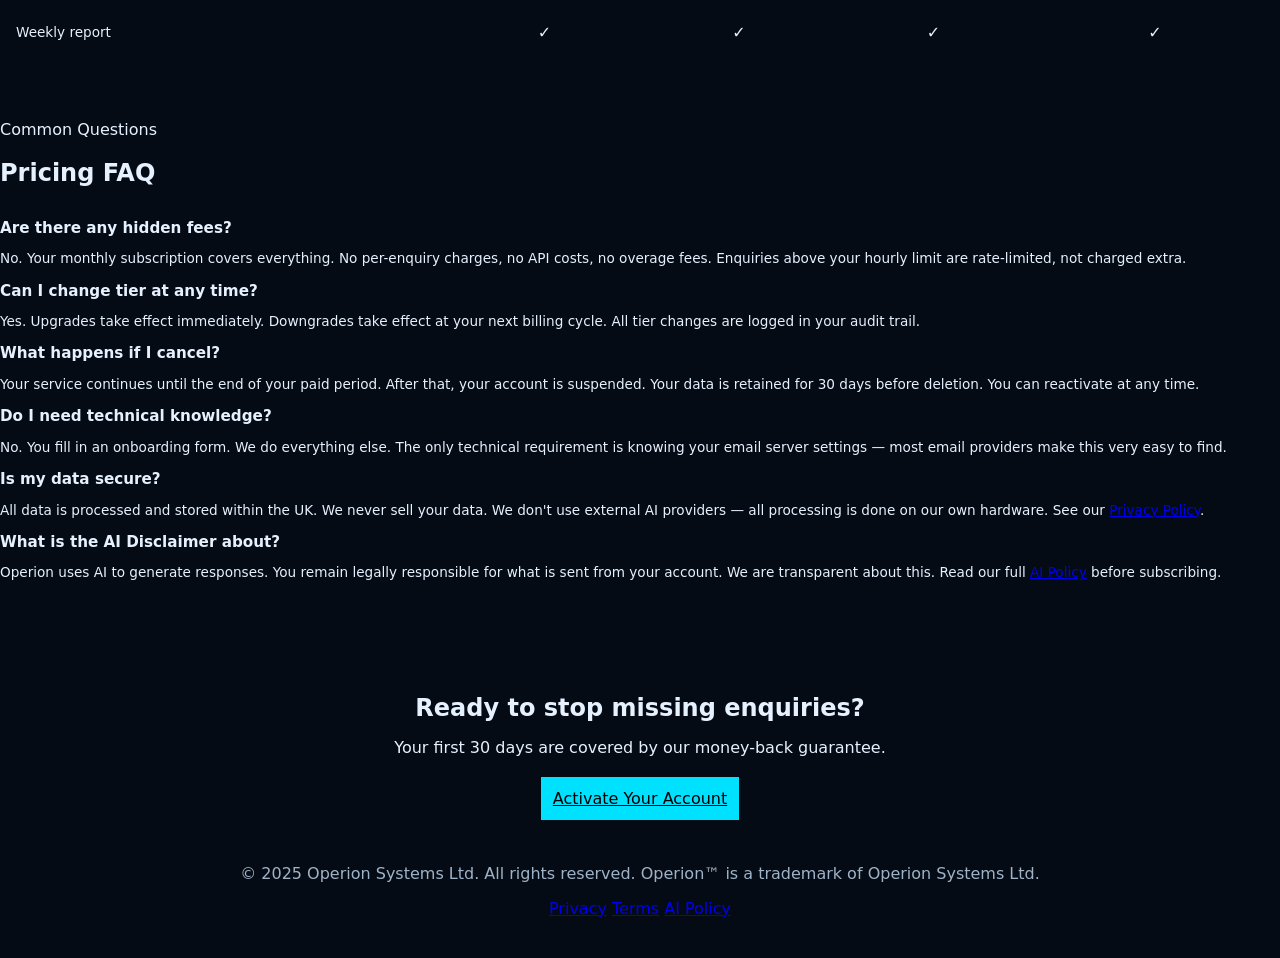
<file: pricing.html>
<!DOCTYPE html>
<html lang="en">
<head>
  <meta charset="UTF-8">
  <meta name="viewport" content="width=device-width, initial-scale=1.0">
  <title>Pricing — Operion Systems Ltd</title>
  <meta name="description" content="Operion pricing plans from £79/month. Starter, Growth, Scale and Enterprise tiers. All-inclusive managed AI enquiry handling.">
  <link rel="preconnect" href="https://fonts.googleapis.com">
  <link rel="preconnect" href="https://fonts.gstatic.com" crossorigin>
  <link href="https://fonts.googleapis.com/css2?family=Inter:wght@300;400;500;600;700;800&family=IBM+Plex+Mono:wght@300;400;500&display=swap" rel="stylesheet">
  <link rel="stylesheet" href="style.css">
  <style>
    .pricing-hero { padding: 120px 0 60px; text-align: center; }
    .pricing-grid {
      display: grid;
      grid-template-columns: repeat(4, 1fr);
      gap: 1.5rem;
      align-items: start;
    }
    .price-card {
      background: var(--surface);
      border: 1px solid var(--border);
      border-radius: var(--radius-lg);
      padding: 2rem;
      display: flex;
      flex-direction: column;
      gap: 1.5rem;
      transition: all var(--transition);
      position: relative;
    }
    .price-card:hover { border-color: var(--border-light); transform: translateY(-2px); }
    .price-card.featured {
      border-color: var(--cyan);
      box-shadow: 0 0 40px rgba(0,229,255,0.12);
    }
    .popular-tag {
      position: absolute;
      top: -14px;
      left: 50%;
      transform: translateX(-50%);
      background: var(--cyan);
      color: var(--black);
      font-family: var(--font-mono);
      font-size: 0.68rem;
      font-weight: 500;
      letter-spacing: 0.08em;
      text-transform: uppercase;
      padding: 4px 16px;
      border-radius: 100px;
      white-space: nowrap;
    }
    .price-tier {
      font-family: var(--font-mono);
      font-size: 0.72rem;
      color: var(--white-dim);
      text-transform: uppercase;
      letter-spacing: 0.1em;
    }
    .price-amount {
      font-family: var(--font-display);
      font-weight: 800;
      font-size: 2.8rem;
      color: var(--white);
      line-height: 1;
    }
    .price-amount sup { font-size: 1.2rem; vertical-align: super; }
    .price-amount small { font-size: 0.85rem; font-weight: 400; color: var(--white-dim); }
    .price-rate {
      font-family: var(--font-mono);
      font-size: 0.72rem;
      color: var(--cyan);
      margin-top: 4px;
    }
    .price-features { display: flex; flex-direction: column; gap: 10px; flex: 1; }
    .price-feature {
      display: flex;
      gap: 10px;
      font-size: 0.85rem;
      color: var(--white-dim);
      line-height: 1.4;
    }
    .price-feature-check { color: var(--cyan); flex-shrink: 0; font-size: 0.9rem; }
    .price-feature-x { color: var(--white-faint); flex-shrink: 0; }
    .price-divider { height: 1px; background: var(--border); }
    .compare-table { width: 100%; border-collapse: collapse; margin-top: 3rem; }
    .compare-table th {
      text-align: center;
      padding: 1rem;
      font-family: var(--font-display);
      font-weight: 600;
      font-size: 0.9rem;
      background: var(--surface);
      border: 1px solid var(--border);
    }
    .compare-table th:first-child { text-align: left; background: var(--deep); }
    .compare-table td {
      text-align: center;
      padding: 14px 1rem;
      font-size: 0.85rem;
      border: 1px solid var(--border);
      color: var(--white-dim);
    }
    .compare-table td:first-child { text-align: left; font-weight: 500; color: var(--white); background: var(--deep); }
    .compare-table tr:hover td { background: var(--surface-2); }
    .compare-table tr:hover td:first-child { background: var(--surface); }
    .check { color: var(--cyan); font-size: 1rem; }
    .cross { color: var(--white-faint); }
    .compare-category td {
      font-family: var(--font-mono);
      font-size: 0.7rem;
      text-transform: uppercase;
      letter-spacing: 0.08em;
      color: var(--white-faint);
      background: var(--deep) !important;
      padding: 8px 1rem;
    }
    .addons-grid { display: grid; grid-template-columns: repeat(3, 1fr); gap: 1rem; }
    .addon-card {
      background: var(--surface);
      border: 1px solid var(--border);
      border-radius: var(--radius-lg);
      padding: 1.5rem;
    }
    .addon-price {
      font-family: var(--font-display);
      font-weight: 700;
      font-size: 1.4rem;
      color: var(--cyan);
      margin-bottom: 0.5rem;
    }
    .addon-card h3 { font-size: 0.95rem; margin-bottom: 0.5rem; }
    .addon-card p { font-size: 0.82rem; color: var(--white-dim); line-height: 1.6; }
    @media(max-width:900px){
      .pricing-grid { grid-template-columns: repeat(2,1fr); }
      .addons-grid { grid-template-columns: 1fr; }
    }
    @media(max-width:500px){
      .pricing-grid { grid-template-columns: 1fr; }
    }
  </style>
  <link rel="icon" type="image/svg+xml" href="favicon.svg">
</head>
<body>

<nav class="nav">
  <a href="index.html" class="nav-logo"><img src="logo.svg" alt="Operion Systems">OPERION <span class="nav-logo-sys">SYSTEMS</span></a>
  <div class="nav-links">
    <a href="index.html">Home</a>
    <a href="how-it-works.html">How It Works</a>
    <a href="pricing.html" class="active">Pricing</a>
    <a href="about.html">About</a>
    <a href="demo.html">Demo</a>
    <a href="legal.html">Legal</a>
  </div>
  <div class="nav-cta">
    <a href="dashboard.html" class="btn btn-ghost btn-sm">Client Login</a>
    <a href="get-started.html" class="btn btn-primary btn-sm">Get Started</a>
  </div>
  <button class="nav-burger">☰</button>
</nav>

<div class="pricing-hero">
  <div class="container">
    <div class="section-label" style="justify-content:center">Pricing</div>
    <h1 class="display-2" style="margin-bottom:1rem">One monthly fee. No surprises.</h1>
    <p style="color:var(--white-dim);max-width:500px;margin:0 auto 1.5rem">No per-enquiry charges. No API costs. No installation fees. Your AI runs on our infrastructure.</p>
    <div class="alert alert-info" style="max-width:560px;margin:0 auto">
      <span>💳</span>
      <span>All plans include a <strong>30-day money-back guarantee</strong>. Cancel any time. <a href="legal.html#refunds">See refund policy.</a></span>
    </div>
  </div>
</div>

<section style="padding:0 0 80px">
  <div class="container">

    <!-- Pricing Cards -->
    <div class="pricing-grid" style="margin-bottom:5rem">

      <div class="price-card" data-animate>
        <div>
          <div class="price-tier">Tier 1</div>
          <h2 style="font-size:1.2rem;margin:6px 0">Starter</h2>
          <div class="price-amount"><sup>£</sup>79<small>/month</small></div>
          <div class="price-rate">500 enquiries/hour</div>
        </div>
        <div class="price-divider"></div>
        <div class="price-features">
          <div class="price-feature"><span class="price-feature-check">✓</span>All channels (email, web, API)</div>
          <div class="price-feature"><span class="price-feature-check">✓</span>15 enquiry classification types</div>
          <div class="price-feature"><span class="price-feature-check">✓</span>4-tier AI failsafe chain</div>
          <div class="price-feature"><span class="price-feature-check">✓</span>GUARDIAN security engine</div>
          <div class="price-feature"><span class="price-feature-check">✓</span>Responds in your brand voice</div>
          <div class="price-feature"><span class="price-feature-check">✓</span>Escalation detection & alerts</div>
          <div class="price-feature"><span class="price-feature-check">✓</span>Failure alerts & auto-retry</div>
          <div class="price-feature"><span class="price-feature-check">✓</span>Weekly summary report</div>
          <div class="price-feature"><span class="price-feature-check">✓</span>Stripe billing portal</div>
          <div class="price-feature"><span class="price-feature-x">—</span><span style="opacity:0.5">HIVE Mind analysis</span></div>
          <div class="price-feature"><span class="price-feature-x">—</span><span style="opacity:0.5">Dashboard access</span></div>
        </div>
        <a href="get-started.html?tier=1" class="btn btn-outline" data-checkout-tier="1">Get Started</a>
      </div>

      <div class="price-card featured" data-animate class="delay-1">
        <div class="popular-tag">Most Popular</div>
        <div>
          <div class="price-tier">Tier 2</div>
          <h2 style="font-size:1.2rem;margin:6px 0">Growth</h2>
          <div class="price-amount"><sup>£</sup>149<small>/month</small></div>
          <div class="price-rate">2,000 enquiries/hour</div>
        </div>
        <div class="price-divider"></div>
        <div class="price-features">
          <div class="price-feature"><span class="price-feature-check">✓</span>Everything in Starter</div>
          <div class="price-feature"><span class="price-feature-check">✓</span>HIVE Mind event analysis</div>
          <div class="price-feature"><span class="price-feature-check">✓</span>7 pattern detection types</div>
          <div class="price-feature"><span class="price-feature-check">✓</span>Automation opportunity scanning</div>
          <div class="price-feature"><span class="price-feature-check">✓</span>KB gap identification</div>
          <div class="price-feature"><span class="price-feature-check">✓</span>HIVE intelligence reports</div>
          <div class="price-feature"><span class="price-feature-check">✓</span>Knowledge base search</div>
          <div class="price-feature"><span class="price-feature-check">✓</span>External knowledge ingestion</div>
          <div class="price-feature"><span class="price-feature-check">✓</span>Collective intelligence access</div>
          <div class="price-feature"><span class="price-feature-x">—</span><span style="opacity:0.5">Analytics overview</span></div>
          <div class="price-feature"><span class="price-feature-x">—</span><span style="opacity:0.5">Full dashboard</span></div>
        </div>
        <a href="get-started.html?tier=2" class="btn btn-primary" data-checkout-tier="2">Get Started</a>
      </div>

      <div class="price-card" data-animate class="delay-2">
        <div>
          <div class="price-tier">Tier 3</div>
          <h2 style="font-size:1.2rem;margin:6px 0">Scale</h2>
          <div class="price-amount"><sup>£</sup>249<small>/month</small></div>
          <div class="price-rate">5,000 enquiries/hour</div>
        </div>
        <div class="price-divider"></div>
        <div class="price-features">
          <div class="price-feature"><span class="price-feature-check">✓</span>Everything in Growth</div>
          <div class="price-feature"><span class="price-feature-check">✓</span>Full analytics dashboard</div>
          <div class="price-feature"><span class="price-feature-check">✓</span>Response quality scoring</div>
          <div class="price-feature"><span class="price-feature-check">✓</span>AI model usage breakdown</div>
          <div class="price-feature"><span class="price-feature-check">✓</span>Classification trends</div>
          <div class="price-feature"><span class="price-feature-check">✓</span>Enquiry volume by channel</div>
          <div class="price-feature"><span class="price-feature-check">✓</span>Prompt evolution engine</div>
          <div class="price-feature"><span class="price-feature-check">✓</span>Weekly analytics report</div>
          <div class="price-feature"><span class="price-feature-check">✓</span>Avg response time tracking</div>
          <div class="price-feature"><span class="price-feature-x">—</span><span style="opacity:0.5">KB management</span></div>
          <div class="price-feature"><span class="price-feature-x">—</span><span style="opacity:0.5">Payment history</span></div>
        </div>
        <a href="get-started.html?tier=3" class="btn btn-outline" data-checkout-tier="3">Get Started</a>
      </div>

      <div class="price-card" data-animate class="delay-3">
        <div>
          <div class="price-tier">Tier 4</div>
          <h2 style="font-size:1.2rem;margin:6px 0">Enterprise</h2>
          <div class="price-amount"><sup>£</sup>399<small>/month</small></div>
          <div class="price-rate">Unlimited enquiries/hour</div>
        </div>
        <div class="price-divider"></div>
        <div class="price-features">
          <div class="price-feature"><span class="price-feature-check">✓</span>Everything in Scale</div>
          <div class="price-feature"><span class="price-feature-check">✓</span>Full enterprise dashboard</div>
          <div class="price-feature"><span class="price-feature-check">✓</span>KB management endpoint</div>
          <div class="price-feature"><span class="price-feature-check">✓</span>Vector store management</div>
          <div class="price-feature"><span class="price-feature-check">✓</span>Queue monitoring</div>
          <div class="price-feature"><span class="price-feature-check">✓</span>Health monitoring slice</div>
          <div class="price-feature"><span class="price-feature-check">✓</span>Full recommendations history</div>
          <div class="price-feature"><span class="price-feature-check">✓</span>Payment history (12 months)</div>
          <div class="price-feature"><span class="price-feature-check">✓</span>Priority support (4hr response)</div>
          <div class="price-feature"><span class="price-feature-check">✓</span>Marketplace module access</div>
        </div>
        <a href="get-started.html?tier=4" class="btn btn-outline" data-checkout-tier="4">Get Started</a>
      </div>

    </div>

    <!-- Add-ons -->
    <div style="margin-bottom:5rem">
      <div class="section-label">Optional Add-Ons</div>
      <h2 class="display-3" style="margin-bottom:2rem">Professional services, when you need them</h2>
      <div class="addons-grid">
        <div class="addon-card">
          <div class="addon-price">£99 <small style="font-size:0.8rem;color:var(--white-dim);font-weight:400">one-off</small></div>
          <h3>Onboarding Support Call</h3>
          <p>45-minute video call to configure your SMTP, build your FAQ list, define brand voice, and ensure your first week runs smoothly.</p>
        </div>
        <div class="addon-card">
          <div class="addon-price">£149 <small style="font-size:0.8rem;color:var(--white-dim);font-weight:400">one-off</small></div>
          <h3>Knowledge Base Build</h3>
          <p>We manually build 20–50 KB entries from your existing content — website, FAQs, service descriptions. Better context from day one.</p>
        </div>
        <div class="addon-card">
          <div class="addon-price">£199 <small style="font-size:0.8rem;color:var(--white-dim);font-weight:400">one-off</small></div>
          <h3>Custom Prompt Tuning</h3>
          <p>We write and test custom response prompts for your specific business type. Ideal for legal, medical, trades, or specialist sectors.</p>
        </div>
        <div class="addon-card">
          <div class="addon-price">£49 <small style="font-size:0.8rem;color:var(--white-dim);font-weight:400">/month</small></div>
          <h3>Monthly Management Report</h3>
          <p>A hand-written monthly review of your system performance, HIVE recommendations, and suggested next steps. Your AI operations review.</p>
        </div>
        <div class="addon-card">
          <div class="addon-price">£149–299 <small style="font-size:0.8rem;color:var(--white-dim);font-weight:400">one-off</small></div>
          <h3>Integration Setup</h3>
          <p>Connect Operion to your CRM, booking system, or ticketing platform. Scoped per project. Contact us for a quote.</p>
        </div>
        <div class="addon-card" style="background:var(--cyan-glow);border-color:rgba(0,229,255,0.2)">
          <div class="addon-price" style="color:var(--white)">Talk to us</div>
          <h3>Something else?</h3>
          <p>Every business is different. If you need something not listed here, get in touch and we'll work out what's possible.</p>
          <a href="about.html#contact" class="btn btn-outline btn-sm" style="margin-top:1rem">Contact Us</a>
        </div>
      </div>
    </div>

    <!-- Comparison Table -->
    <div style="margin-bottom:4rem">
      <div class="section-label">Full Comparison</div>
      <h2 class="display-3" style="margin-bottom:2rem">Everything, side by side</h2>
      <div style="overflow-x:auto">
        <table class="compare-table">
          <thead>
            <tr>
              <th style="width:35%">Feature</th>
              <th>Starter<br><small style="font-weight:400;color:var(--white-dim)">£79</small></th>
              <th style="border-top:2px solid var(--cyan);border-left:2px solid var(--cyan);border-right:2px solid var(--cyan)">Growth<br><small style="font-weight:400;color:var(--cyan)">£149</small></th>
              <th>Scale<br><small style="font-weight:400;color:var(--white-dim)">£249</small></th>
              <th>Enterprise<br><small style="font-weight:400;color:var(--white-dim)">£399</small></th>
            </tr>
          </thead>
          <tbody>
            <tr class="compare-category"><td colspan="5">Core Processing</td></tr>
            <tr><td>Enquiry rate limit</td><td>500/hr</td><td style="border-left:2px solid var(--cyan);border-right:2px solid var(--cyan)">2,000/hr</td><td>5,000/hr</td><td>Unlimited</td></tr>
            <tr><td>Channels (email, web, API, CRM)</td><td><span class="check">✓</span></td><td style="border-left:2px solid var(--cyan);border-right:2px solid var(--cyan)"><span class="check">✓</span></td><td><span class="check">✓</span></td><td><span class="check">✓</span></td></tr>
            <tr><td>15 enquiry classifications</td><td><span class="check">✓</span></td><td style="border-left:2px solid var(--cyan);border-right:2px solid var(--cyan)"><span class="check">✓</span></td><td><span class="check">✓</span></td><td><span class="check">✓</span></td></tr>
            <tr><td>4-tier AI failsafe</td><td><span class="check">✓</span></td><td style="border-left:2px solid var(--cyan);border-right:2px solid var(--cyan)"><span class="check">✓</span></td><td><span class="check">✓</span></td><td><span class="check">✓</span></td></tr>
            <tr><td>GUARDIAN security engine</td><td><span class="check">✓</span></td><td style="border-left:2px solid var(--cyan);border-right:2px solid var(--cyan)"><span class="check">✓</span></td><td><span class="check">✓</span></td><td><span class="check">✓</span></td></tr>
            <tr><td>Escalation alerts</td><td><span class="check">✓</span></td><td style="border-left:2px solid var(--cyan);border-right:2px solid var(--cyan)"><span class="check">✓</span></td><td><span class="check">✓</span></td><td><span class="check">✓</span></td></tr>
            <tr><td>Delivery failure alerts</td><td><span class="check">✓</span></td><td style="border-left:2px solid var(--cyan);border-right:2px solid var(--cyan)"><span class="check">✓</span></td><td><span class="check">✓</span></td><td><span class="check">✓</span></td></tr>
            <tr><td>Auto-retry on failure</td><td><span class="check">✓</span></td><td style="border-left:2px solid var(--cyan);border-right:2px solid var(--cyan)"><span class="check">✓</span></td><td><span class="check">✓</span></td><td><span class="check">✓</span></td></tr>
            <tr class="compare-category"><td colspan="5">Intelligence (HIVE Mind)</td></tr>
            <tr><td>Pattern recognition (7 types)</td><td><span class="cross">—</span></td><td style="border-left:2px solid var(--cyan);border-right:2px solid var(--cyan)"><span class="check">✓</span></td><td><span class="check">✓</span></td><td><span class="check">✓</span></td></tr>
            <tr><td>Automation opportunity detection</td><td><span class="cross">—</span></td><td style="border-left:2px solid var(--cyan);border-right:2px solid var(--cyan)"><span class="check">✓</span></td><td><span class="check">✓</span></td><td><span class="check">✓</span></td></tr>
            <tr><td>KB gap identification</td><td><span class="cross">—</span></td><td style="border-left:2px solid var(--cyan);border-right:2px solid var(--cyan)"><span class="check">✓</span></td><td><span class="check">✓</span></td><td><span class="check">✓</span></td></tr>
            <tr><td>External knowledge ingestion</td><td><span class="cross">—</span></td><td style="border-left:2px solid var(--cyan);border-right:2px solid var(--cyan)"><span class="check">✓</span></td><td><span class="check">✓</span></td><td><span class="check">✓</span></td></tr>
            <tr><td>Collective intelligence</td><td><span class="cross">—</span></td><td style="border-left:2px solid var(--cyan);border-right:2px solid var(--cyan)"><span class="check">✓</span></td><td><span class="check">✓</span></td><td><span class="check">✓</span></td></tr>
            <tr><td>Prompt evolution engine</td><td><span class="cross">—</span></td><td style="border-left:2px solid var(--cyan);border-right:2px solid var(--cyan)"><span class="cross">—</span></td><td><span class="check">✓</span></td><td><span class="check">✓</span></td></tr>
            <tr><td>Response quality scoring</td><td><span class="cross">—</span></td><td style="border-left:2px solid var(--cyan);border-right:2px solid var(--cyan)"><span class="cross">—</span></td><td><span class="check">✓</span></td><td><span class="check">✓</span></td></tr>
            <tr class="compare-category"><td colspan="5">Dashboard & Analytics</td></tr>
            <tr><td>Basic stats (24h, 7d)</td><td><span class="check">✓</span></td><td style="border-left:2px solid var(--cyan);border-right:2px solid var(--cyan)"><span class="check">✓</span></td><td><span class="check">✓</span></td><td><span class="check">✓</span></td></tr>
            <tr><td>HIVE summary view</td><td><span class="cross">—</span></td><td style="border-left:2px solid var(--cyan);border-right:2px solid var(--cyan)"><span class="check">✓</span></td><td><span class="check">✓</span></td><td><span class="check">✓</span></td></tr>
            <tr><td>Full analytics overview</td><td><span class="cross">—</span></td><td style="border-left:2px solid var(--cyan);border-right:2px solid var(--cyan)"><span class="cross">—</span></td><td><span class="check">✓</span></td><td><span class="check">✓</span></td></tr>
            <tr><td>Enterprise dashboard</td><td><span class="cross">—</span></td><td style="border-left:2px solid var(--cyan);border-right:2px solid var(--cyan);border-bottom:2px solid var(--cyan)"><span class="cross">—</span></td><td><span class="cross">—</span></td><td><span class="check">✓</span></td></tr>
            <tr><td>KB management</td><td><span class="cross">—</span></td><td><span class="cross">—</span></td><td><span class="cross">—</span></td><td><span class="check">✓</span></td></tr>
            <tr><td>Payment history</td><td><span class="cross">—</span></td><td><span class="cross">—</span></td><td><span class="cross">—</span></td><td><span class="check">✓</span></td></tr>
            <tr class="compare-category"><td colspan="5">Support</td></tr>
            <tr><td>Email support</td><td><span class="check">✓</span></td><td><span class="check">✓</span></td><td><span class="check">✓</span></td><td><span class="check">✓</span></td></tr>
            <tr><td>Priority support (4hr)</td><td><span class="cross">—</span></td><td><span class="cross">—</span></td><td><span class="cross">—</span></td><td><span class="check">✓</span></td></tr>
            <tr><td>Weekly report</td><td><span class="check">✓</span></td><td><span class="check">✓</span></td><td><span class="check">✓</span></td><td><span class="check">✓</span></td></tr>
          </tbody>
        </table>
      </div>
    </div>

    <!-- FAQ -->
    <div>
      <div class="section-label">Common Questions</div>
      <h2 class="display-3" style="margin-bottom:2rem">Pricing FAQ</h2>
      <div class="grid-2" style="gap:1rem">
        <div class="card">
          <h3 style="font-size:0.95rem;margin-bottom:0.5rem">Are there any hidden fees?</h3>
          <p style="font-size:0.85rem;color:var(--white-dim)">No. Your monthly subscription covers everything. No per-enquiry charges, no API costs, no overage fees. Enquiries above your hourly limit are rate-limited, not charged extra.</p>
        </div>
        <div class="card">
          <h3 style="font-size:0.95rem;margin-bottom:0.5rem">Can I change tier at any time?</h3>
          <p style="font-size:0.85rem;color:var(--white-dim)">Yes. Upgrades take effect immediately. Downgrades take effect at your next billing cycle. All tier changes are logged in your audit trail.</p>
        </div>
        <div class="card">
          <h3 style="font-size:0.95rem;margin-bottom:0.5rem">What happens if I cancel?</h3>
          <p style="font-size:0.85rem;color:var(--white-dim)">Your service continues until the end of your paid period. After that, your account is suspended. Your data is retained for 30 days before deletion. You can reactivate at any time.</p>
        </div>
        <div class="card">
          <h3 style="font-size:0.95rem;margin-bottom:0.5rem">Do I need technical knowledge?</h3>
          <p style="font-size:0.85rem;color:var(--white-dim)">No. You fill in an onboarding form. We do everything else. The only technical requirement is knowing your email server settings — most email providers make this very easy to find.</p>
        </div>
        <div class="card">
          <h3 style="font-size:0.95rem;margin-bottom:0.5rem">Is my data secure?</h3>
          <p style="font-size:0.85rem;color:var(--white-dim)">All data is processed and stored within the UK. We never sell your data. We don't use external AI providers — all processing is done on our own hardware. See our <a href="legal.html#privacy">Privacy Policy</a>.</p>
        </div>
        <div class="card">
          <h3 style="font-size:0.95rem;margin-bottom:0.5rem">What is the AI Disclaimer about?</h3>
          <p style="font-size:0.85rem;color:var(--white-dim)">Operion uses AI to generate responses. You remain legally responsible for what is sent from your account. We are transparent about this. Read our full <a href="legal.html#ai-disclaimer">AI Policy</a> before subscribing.</p>
        </div>
      </div>
    </div>

  </div>
</section>

<section class="section-sm" style="background:var(--deep);border-top:1px solid var(--border);text-align:center">
  <div class="container">
    <h2 class="display-3" style="margin-bottom:1rem">Ready to stop missing enquiries?</h2>
    <p style="color:var(--white-dim);margin-bottom:2rem">Your first 30 days are covered by our money-back guarantee.</p>
    <a href="get-started.html" class="btn btn-primary btn-lg">Activate Your Account</a>
  </div>
</section>

<footer class="footer">
  <div class="container">
    <div class="footer-bottom">
      <p>© 2025 Operion Systems Ltd. All rights reserved. Operion™ is a trademark of Operion Systems Ltd.</p>
      <div class="footer-legal-links">
        <a href="legal.html#privacy">Privacy</a>
        <a href="legal.html#terms">Terms</a>
        <a href="legal.html#ai-disclaimer">AI Policy</a>
      </div>
    </div>
  </div>
</footer>

<script src="https://js.stripe.com/v3/"></script>
<script src="app.js"></script>
</body>
</html>
</file>
<file: styles.css>
* {
  margin: 0;
  padding: 0;
  box-sizing: border-box;
  font-family: -apple-system, BlinkMacSystemFont, "Segoe UI", Roboto, sans-serif;
}
* {
  margin: 0;
  padding: 0;
  box-sizing: border-box;
  font-family: -apple-system, BlinkMacSystemFont, "Segoe UI", Roboto, sans-serif;
}

body {
  background: #f1f5f9;
  color: #0f172a;
  line-height: 1.6;
}

header {
  background: linear-gradient(90deg, #0f172a, #1e293b);
  color: #ffffff;
  padding: 24px;
  text-align: center;
  font-size: 20px;
  font-weight: 600;
  letter-spacing: 0.5px;
}

section {
  max-width: 1200px;
  margin: 30px auto;
  padding: 24px;
  background: #ffffff;
  border-radius: 10px;
  box-shadow: 0 8px 24px rgba(15, 23, 42, 0.05);
  border: 1px solid #e2e8f0;
}

h1, h3 {
  margin-bottom: 16px;
  font-weight: 600;
}

.toolbar {
  display: flex;
  gap: 12px;
  margin-bottom: 20px;
  flex-wrap: wrap;
}

button {
  border: none;
  padding: 10px 18px;
  border-radius: 6px;
  font-size: 14px;
  cursor: pointer;
  transition: all 0.2s ease;
  background: #2563eb;
  color: #ffffff;
}

button:hover {
  background: #1d4ed8;
}

button.danger {
  background: #dc2626;
}

button.danger:hover {
  background: #b91c1c;
}

button.secondary {
  background: #e2e8f0;
  color: #0f172a;
}

button.secondary:hover {
  background: #cbd5f5;
}

button:disabled {
  background: #94a3b8;
  cursor: not-allowed;
}

input {
  width: 100%;
  padding: 10px 12px;
  margin-bottom: 12px;
  border: 1px solid #cbd5e1;
  border-radius: 6px;
  font-size: 14px;
}

input:focus {
  outline: none;
  border-color: #2563eb;
}

table {
  width: 100%;
  border-collapse: collapse;
  margin-top: 10px;
}

thead {
  background: #f8fafc;
  position: sticky;
  top: 0;
  z-index: 1;
}

th, td {
  padding: 12px;
  border-bottom: 1px solid #e2e8f0;
  font-size: 14px;
}

th {
  font-weight: 600;
  color: #334155;
}

tr:hover {
  background: #f1f5f9;
}

.badge {
  padding: 4px 10px;
  border-radius: 999px;
  font-size: 12px;
  font-weight: 500;
}

.badge.pending {
  background: #fef3c7;
  color: #92400e;
}

.badge.approved {
  background: #dcfce7;
  color: #166534;
}

.badge.denied {
  background: #fee2e2;
  color: #991b1b;
}

#overview {
  display: grid;
  grid-template-columns: repeat(auto-fit, minmax(180px, 1fr));
  gap: 16px;
}

#overview p {
  background: #f8fafc;
  padding: 16px;
  border-radius: 8px;
  font-size: 15px;
  border: 1px solid #e2e8f0;
  text-align: center;
}

#loading {
  padding: 12px;
  color: #64748b;
}

.empty {
  text-align: center;
  padding: 20px;
  color: #94a3b8;
}

#loginSection {
  max-width: 400px;
  margin: 80px auto;
}

@media (max-width: 768px) {
  section {
    margin: 15px;
    padding: 16px;
  }

  th, td {
    font-size: 13px;
  }
}
body {
  background: #f1f5f9;
  color: #0f172a;
  line-height: 1.6;
}

header {
  background: linear-gradient(90deg, #0f172a, #1e293b);
  color: #ffffff;
  padding: 24px;
  text-align: center;
  font-size: 20px;
  font-weight: 600;
  letter-spacing: 0.5px;
}

section {
  max-width: 1200px;
  margin: 30px auto;
  padding: 24px;
  background: #ffffff;
  border-radius: 10px;
  box-shadow: 0 8px 24px rgba(15, 23, 42, 0.05);
  border: 1px solid #e2e8f0;
}

h1, h3 {
  margin-bottom: 16px;
  font-weight: 600;
}

.toolbar {
  display: flex;
  gap: 12px;
  margin-bottom: 20px;
  flex-wrap: wrap;
}

button {
  border: none;
  padding: 10px 18px;
  border-radius: 6px;
  font-size: 14px;
  cursor: pointer;
  transition: all 0.2s ease;
  background: #2563eb;
  color: #ffffff;
}

button:hover {
  background: #1d4ed8;
}

button.danger {
  background: #dc2626;
}

button.danger:hover {
  background: #b91c1c;
}

button.secondary {
  background: #e2e8f0;
  color: #0f172a;
}

button.secondary:hover {
  background: #cbd5f5;
}

button:disabled {
  background: #94a3b8;
  cursor: not-allowed;
}

input {
  width: 100%;
  padding: 10px 12px;
  margin-bottom: 12px;
  border: 1px solid #cbd5e1;
  border-radius: 6px;
  font-size: 14px;
}

input:focus {
  outline: none;
  border-color: #2563eb;
}

table {
  width: 100%;
  border-collapse: collapse;
  margin-top: 10px;
}

thead {
  background: #f8fafc;
  position: sticky;
  top: 0;
  z-index: 1;
}

th, td {
  padding: 12px;
  border-bottom: 1px solid #e2e8f0;
  font-size: 14px;
}

th {
  font-weight: 600;
  color: #334155;
}

tr:hover {
  background: #f1f5f9;
}

.badge {
  padding: 4px 10px;
  border-radius: 999px;
  font-size: 12px;
  font-weight: 500;
}

.badge.pending {
  background: #fef3c7;
  color: #92400e;
}

.badge.approved {
  background: #dcfce7;
  color: #166534;
}

.badge.denied {
  background: #fee2e2;
  color: #991b1b;
}

#overview {
  display: grid;
  grid-template-columns: repeat(auto-fit, minmax(180px, 1fr));
  gap: 16px;
}

#overview p {
  background: #f8fafc;
  padding: 16px;
  border-radius: 8px;
  font-size: 15px;
  border: 1px solid #e2e8f0;
  text-align: center;
}

#loading {
  padding: 12px;
  color: #64748b;
}

.empty {
  text-align: center;
  padding: 20px;
  color: #94a3b8;
}

#loginSection {
  max-width: 400px;
  margin: 80px auto;
}

@media (max-width: 768px) {
  section {
    margin: 15px;
    padding: 16px;
  }

  th, td {
    font-size: 13px;
  }
}
</file>
<file: style.css>
body {
  margin:0;
  font-family: system-ui;
  background:#050b14;
  color:#e6f1ff;
}

.nav {
  display:flex;
  justify-content:space-between;
  padding:20px;
  border-bottom:1px solid #0f2a3d;
}

.logo {
  display:flex;
  gap:10px;
  align-items:center;
}

.hero {
  padding:80px 20px;
  max-width:900px;
  margin:auto;
}

.badge {
  color:#00e0ff;
  margin-bottom:20px;
}

h1 {
  font-size:48px;
}

.accent {
  color:#00e0ff;
}

p {
  color:#9fb3c8;
}

.btn-primary {
  background:#00e0ff;
  color:#000;
  padding:12px;
  border:none;
  cursor:pointer;
}

.btn-secondary {
  border:1px solid #00e0ff;
  padding:12px;
}

.section {
  padding:60px 20px;
  max-width:900px;
  margin:auto;
}

input, textarea, select {
  width:100%;
  margin:10px 0;
  padding:10px;
  background:#0b1624;
  border:1px solid #1e3a52;
  color:white;
}

footer {
  text-align:center;
  padding:40px;
}
</file>
